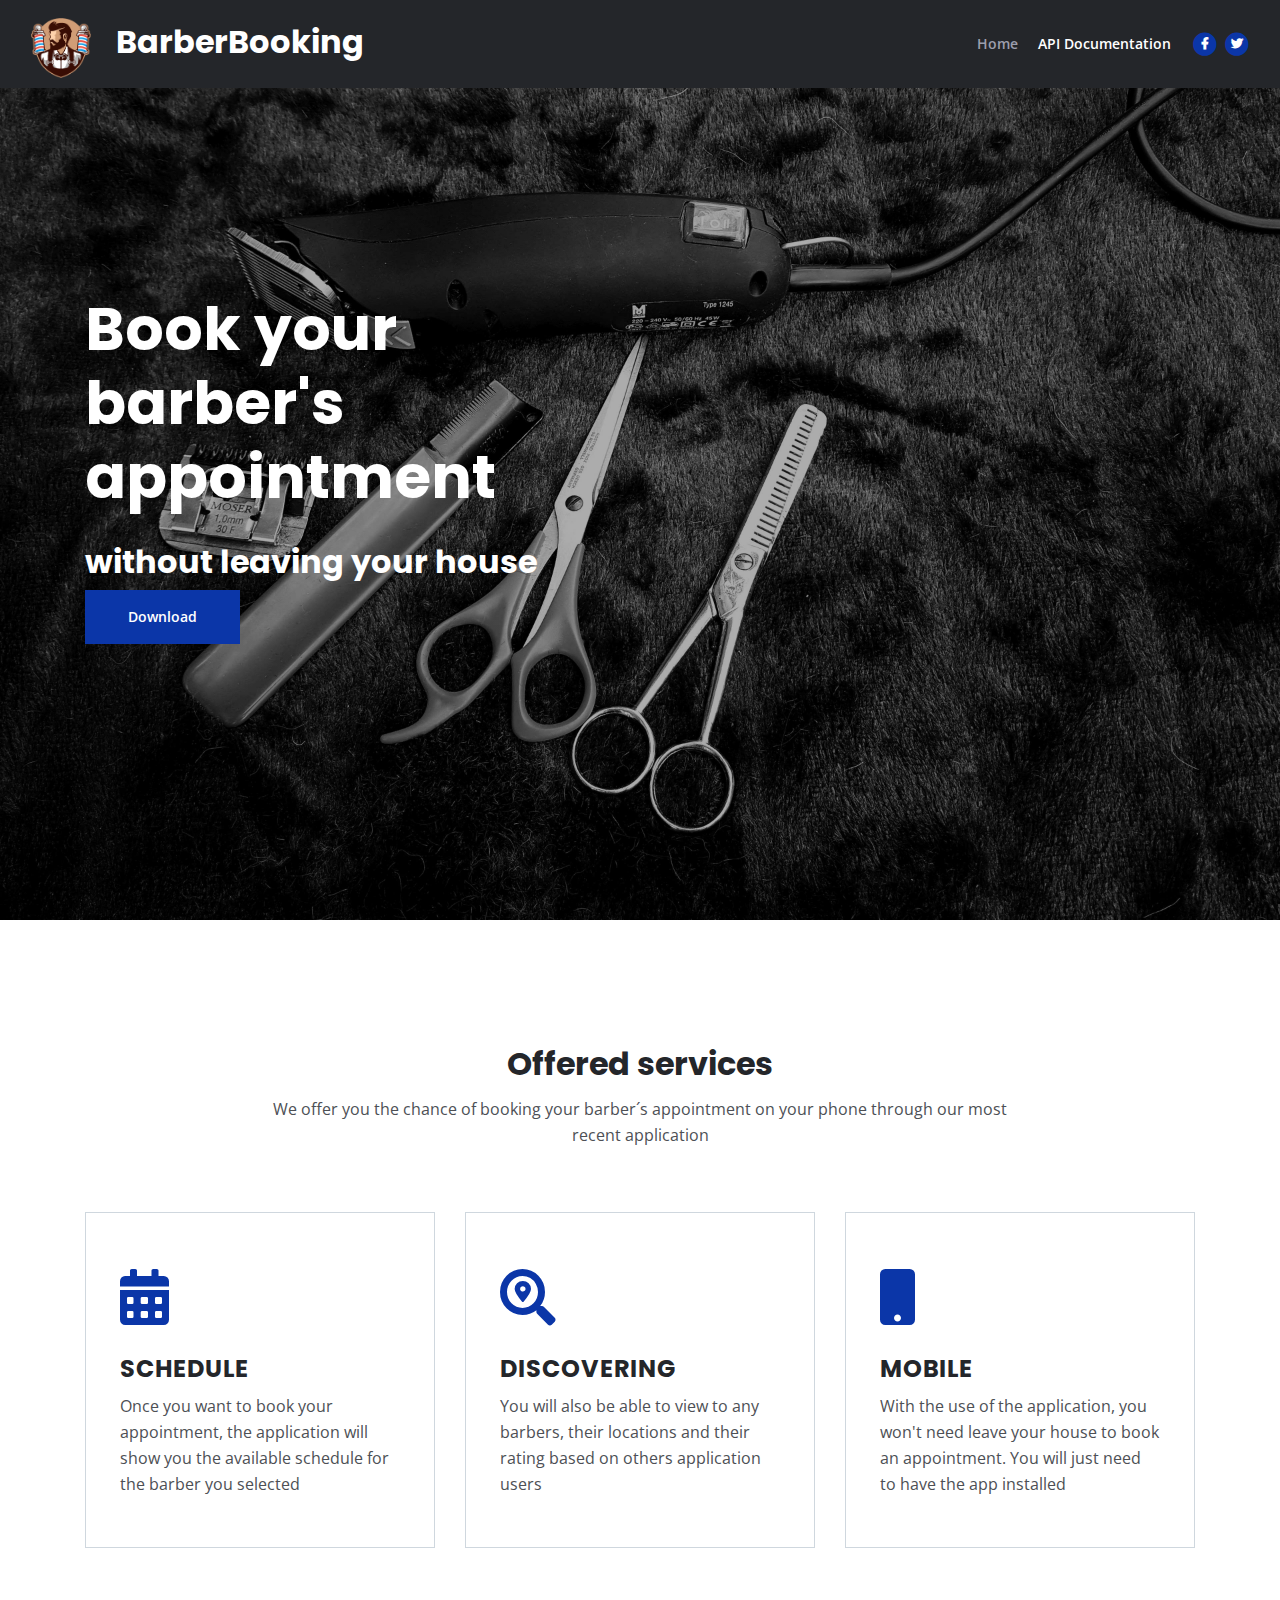
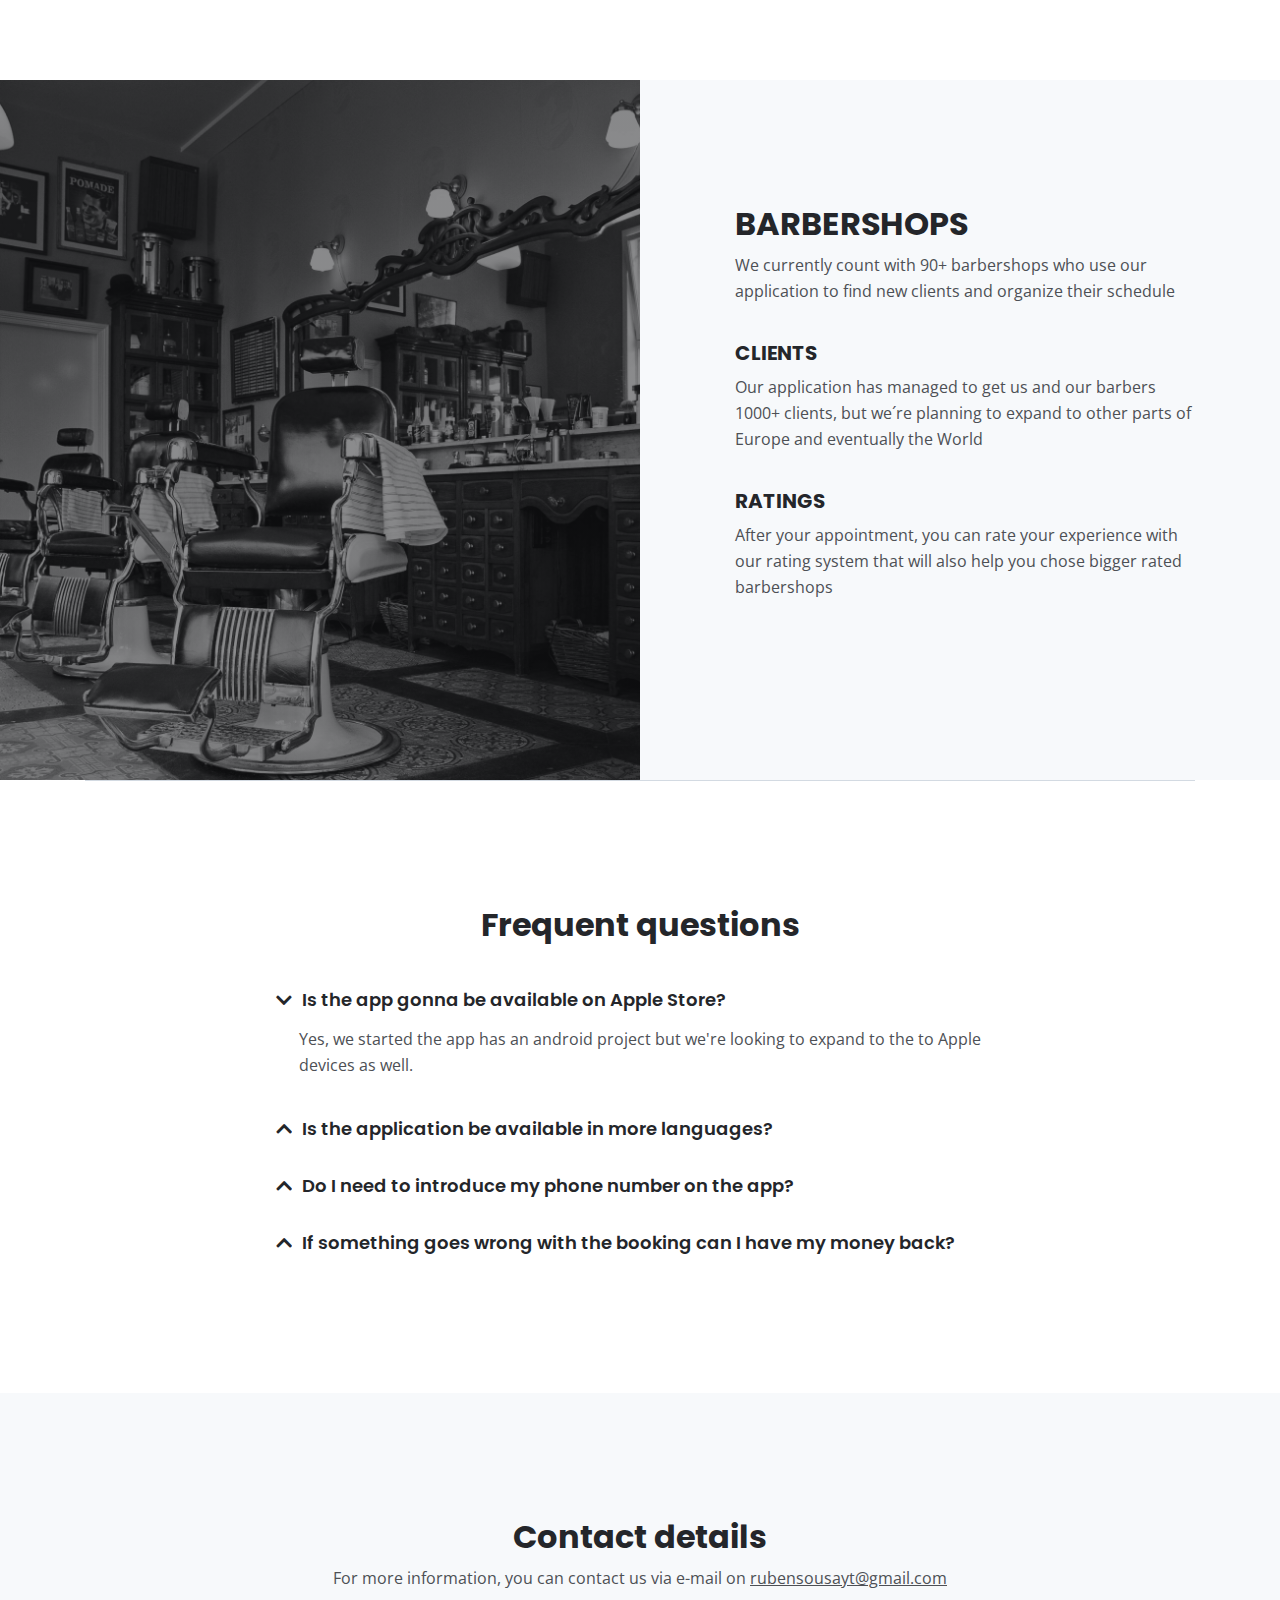
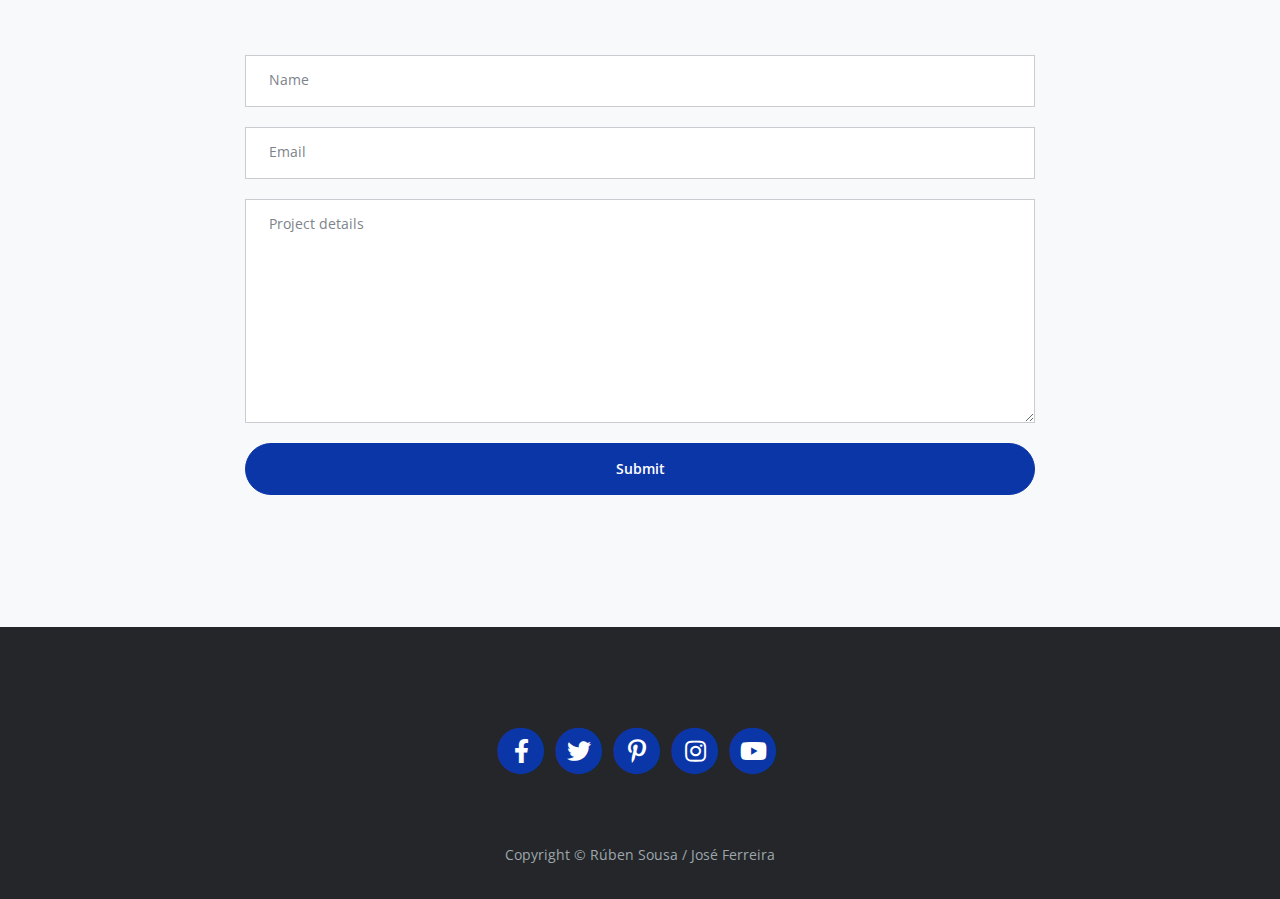
<file: index.html>
<!DOCTYPE html>
<html lang="en">
<head>
    <meta charset="utf-8">
    <meta name="viewport" content="width=device-width, initial-scale=1, shrink-to-fit=no">

    <!-- SEO Meta Tags -->
    <meta name="description" content="Barber Booking Website">
    <meta name="author" content="Rúben Sousa">

    <!-- OG Meta Tags to improve the way the post looks when you share the page on Facebook, Twitter, LinkedIn -->
	<meta property="og:site_name" content="" /> <!-- website name -->
	<meta property="og:site" content="" /> <!-- website link -->
	<meta property="og:title" content=""/> <!-- title shown in the actual shared post -->
	<meta property="og:description" content="" /> <!-- description shown in the actual shared post -->
	<meta property="og:image" content="" /> <!-- image link, make sure it's jpg -->
	<meta property="og:url" content="" /> <!-- where do you want your post to link to -->
	<meta name="twitter:card" content="summary_large_image"> <!-- to have large image post format in Twitter -->

    <!-- Webpage Title -->
    <title>BarberBooking</title>

    <!-- Styles -->
    <link rel="preconnect" href="https://fonts.gstatic.com">
    <link href="https://fonts.googleapis.com/css2?family=Open+Sans:ital,wght@0,400;0,600;0,700;1,400&family=Poppins:wght@600&display=swap" rel="stylesheet">
    <link href="css/bootstrap.css" rel="stylesheet">
    <link href="css/fontawesome-all.css" rel="stylesheet">
	<link href="css/styles.css" rel="stylesheet">

	<!-- Favicon  -->
    <link rel="icon" href="images/favicon.png">
</head>
<body data-spy="scroll" data-target=".fixed-top">

    <!-- Navigation -->
    <nav class="navbar navbar-expand-lg fixed-top navbar-dark">
        <div class="container">

            <!-- Image Logo -->
            <a class="navbar-brand logo-image"><img src="images/favicon.png" width="100px" alt="alternative"><h1 class=" navbar-brand logotext">BarberBooking</h1></a>

            <!-- Text Logo - Use this if you don't have a graphic logo -->
            <!-- <a class="navbar-brand logo-text page-scroll" href="index.html">Mark</a> -->

            <div class="navbar-collapse offcanvas-collapse" id="navbarsExampleDefault">
                <ul class="navbar-nav ml-auto">
                    <li class="nav-item">
                        <a class="nav-link page-scroll" href="#header">Home <span class="sr-only">(current)</span></a>
                    </li>
                    <li class="nav-item">
                        <a class="nav-link page-scroll" href="./apidoc.html">API Documentation</a>
                    </li>
                </ul>
                <span class="nav-item social-icons">
                    <span class="fa-stack">
                        <a href="#your-link">
                            <i class="fas fa-circle fa-stack-2x"></i>
                            <i class="fab fa-facebook-f fa-stack-1x"></i>
                        </a>
                    </span>
                    <span class="fa-stack">
                        <a href="#your-link">
                            <i class="fas fa-circle fa-stack-2x"></i>
                            <i class="fab fa-twitter fa-stack-1x"></i>
                        </a>
                    </span>
                </span>
            </div> <!-- end of navbar-collapse -->
        </div> <!-- end of container -->
    </nav> <!-- end of navbar -->
    <!-- end of navigation -->


    <!-- Header -->
    <header id="header" class="header">
        <div class="container">
            <div class="row">
                <div class="col-lg-6">
                    <div class="text-container">
                        <h1 class="h1-large">Book your barber's appointment</h1>
                        <h2 class="h2header">without leaving your house</h2>
                        <a class="btn-solid-lg page-scroll" href="https://play.google.com/store/apps/details?id=com.startapp.appbarber" target="_blank">Download</a>
                    </div> <!-- end of text-container -->
                </div> <!-- end of col -->
            </div> <!-- end of row -->
        </div> <!-- end of container -->
    </header> <!-- end of header -->
    <!-- end of header -->



    <!-- Services -->
    <div id="services" class="basic-2">
        <div class="container">
            <div class="row">
                <div class="col-lg-12">
                    <h2 class="h2-heading">Offered services</h2>
                    <p class="p-heading">We offer you the chance of booking your barber´s appointment on your phone through our most recent application</p>
                </div> <!-- end of col -->
            </div> <!-- end of row -->
            <div class="row">
                <div class="col-lg-4">
                    <div class="text-box">
                        <i class="fas fa-calendar-alt"></i>
                        <h4>SCHEDULE</h4>
                        <p>Once you want to book your appointment, the application will show you the available schedule for the barber you selected</p>
                    </div> <!-- end of text-box -->
                </div> <!-- end of col -->
                <div class="col-lg-4">
                    <div class="text-box">
                        <i class="fas fa-search-location"></i>
                        <h4>DISCOVERING</h4>
                        <p>You will also be able to view to any barbers, their locations and their rating based on others application users</p>
                    </div> <!-- end of text-box -->
                </div> <!-- end of col -->
                <div class="col-lg-4">
                    <div class="text-box">
                        <i class="fas fa-mobile"></i>
                        <h4>MOBILE</h4>
                        <p>With the use of the application, you won't need leave your house to book an appointment. You will just need to have the app installed</p>
                    </div> <!-- end of text-box -->
                </div> <!-- end of col -->
            </div> <!-- end of row -->
        </div> <!-- end of container -->
    </div> <!-- end of basic-2 -->
    <!-- end of services -->


    <!-- Details -->
	<div class="split">
		<div class="area-1">
		</div><!-- end of area-1 on same line and no space between comments to eliminate margin white space --><div class="area-2 bg-gray">
            <div class="container">
                <div class="row">
                    <div class="col-lg-12">

                        <!-- Text Container -->
                        <div class="text-container">
                            <h2>BARBERSHOPS</h2>
                            <p>We currently count with 90+ barbershops who use our application to find new clients and organize their schedule</p>
                            <h5>CLIENTS</h5>
                            <p>Our application has managed to get us and our barbers 1000+ clients, but we´re planning to expand to other parts of Europe and eventually the World </p>
                            <h5>RATINGS</h5>
                            <p>After your appointment, you can rate your experience with our rating system that will also help you chose bigger rated barbershops</p>


                        </div> <!-- end of text-container -->
                        <!-- end of text container -->

                    </div> <!-- end of col -->
                </div> <!-- end of row -->
            </div> <!-- end of container -->
		</div> <!-- end of area-2 -->
    </div> <!-- end of split -->
    <!-- end of details -->

    <!-- Section Divider -->
    <div class="container">
        <div class="row">
            <div class="col-lg-12">
                <hr class="section-divider">
            </div> <!-- end of col -->
        </div> <!-- end of row -->
    </div> <!-- end of container -->
    <!-- end of section divider -->


    <!-- Questions -->
    <div class="accordion-1">
        <div class="container">
            <div class="row">
                <div class="col-lg-12">
                    <h2 class="h2-heading">Frequent questions</h2>
                </div> <!-- end of col -->
            </div> <!-- end of row -->
            <div class="row">
                <div class="col-lg-12">

                    <div class="accordion" id="accordionExample">
                        <div class="card">
                            <div class="card-header" id="headingOne">
                                <button class="btn btn-link btn-block text-left" type="button" data-toggle="collapse" data-target="#collapseOne" aria-expanded="true" aria-controls="collapseOne">
                                    Is the app gonna be available on Apple Store?
                                </button>
                            </div>
                            <div id="collapseOne" class="collapse show" aria-labelledby="headingOne" data-parent="#accordionExample">
                                <div class="card-body">
                                    Yes, we started the app has an android project but we're looking to expand to the to Apple devices as well.
                                </div>
                            </div>
                        </div>
                        <div class="card">
                            <div class="card-header" id="headingTwo">
                                <button class="btn btn-link btn-block text-left collapsed" type="button" data-toggle="collapse" data-target="#collapseTwo" aria-expanded="false" aria-controls="collapseTwo">
                                    Is the application be available in more languages?
                                </button>
                            </div>
                            <div id="collapseTwo" class="collapse" aria-labelledby="headingTwo" data-parent="#accordionExample">
                                <div class="card-body">
                                    Not yet, but we intend to have the application available in Spanish, Portuguese, Italian, German & Russian.
                                </div>
                            </div>
                        </div>
                        <div class="card">
                            <div class="card-header" id="headingThree">
                                <button class="btn btn-link btn-block text-left collapsed" type="button" data-toggle="collapse" data-target="#collapseThree" aria-expanded="false" aria-controls="collapseThree">
                                    Do I need to introduce my phone number on the app?
                                </button>
                            </div>
                            <div id="collapseThree" class="collapse" aria-labelledby="headingThree" data-parent="#accordionExample">
                                <div class="card-body">
                                    No, your phone number is not needed to use the application, but every barber will have their phone number and other ways of contact in case you want to use it
                                </div>
                            </div>
                        </div>
                        <div class="card">
                            <div class="card-header" id="headingFour">
                                <button class="btn btn-link btn-block text-left collapsed" type="button" data-toggle="collapse" data-target="#collapseFour" aria-expanded="false" aria-controls="collapseFour">
                                    If something goes wrong with the booking can I have my money back?
                                </button>
                            </div>
                            <div id="collapseFour" class="collapse" aria-labelledby="headingFour" data-parent="#accordionExample">
                                <div class="card-body">
                                    We do not control or receive your money, the method of payment is to be treated with the barbershop that you selected, we only show you the prices that they gave us
                                </div>
                            </div>
                        </div>
                    </div> <!-- end of accordion -->

                </div> <!-- end of col -->
            </div> <!-- end of row -->
        </div> <!-- end of container -->
    </div> <!-- end of accordion-1 -->
    <!-- end of questions -->


    <!-- Contact -->
    <div id="contact" class="form-1 bg-gray">
        <div class="container">
            <div class="row">
                <div class="col-lg-12">
                    <h2>Contact details</h2>
                    <p class="p-heading">For more information, you can contact us via e-mail on <a href="mailto:rubensousayt@gmail.com">rubensousayt@gmail.com</a></p>
                </div> <!-- end of col -->
            </div> <!-- end of row -->
            <div class="row">
                <div class="col-lg-12">

                    <!-- Contact Form -->
                    <form id="contactForm">
                        <div class="form-group">
                            <input type="text" class="form-control-input" id="cname" required>
                            <label class="label-control" for="cname">Name</label>
                        </div>
                        <div class="form-group">
                            <input type="email" class="form-control-input" id="cemail" required>
                            <label class="label-control" for="cemail">Email</label>
                        </div>
                        <div class="form-group">
                            <textarea class="form-control-textarea" id="cmessage" required></textarea>
                            <label class="label-control" for="cmessage">Project details</label>
                        </div>
                        <div class="form-group">
                            <button type="submit" class="form-control-submit-button">Submit</button>
                        </div>
                    </form>
                    <!-- end of contact form -->

                </div> <!-- end of col -->
            </div> <!-- end of row -->
        </div> <!-- end of container -->
    </div> <!-- end of form-1 -->
    <!-- end of contact -->


    <!-- Footer -->
    <div class="footer bg-gray">
        <div class="container">
            <div class="row">
                <div class="col-lg-12">
                    <div class="social-container">
                        <span class="fa-stack">
                            <a href="#your-link">
                                <i class="fas fa-circle fa-stack-2x"></i>
                                <i class="fab fa-facebook-f fa-stack-1x"></i>
                            </a>
                        </span>
                        <span class="fa-stack">
                            <a href="#your-link">
                                <i class="fas fa-circle fa-stack-2x"></i>
                                <i class="fab fa-twitter fa-stack-1x"></i>
                            </a>
                        </span>
                        <span class="fa-stack">
                            <a href="#your-link">
                                <i class="fas fa-circle fa-stack-2x"></i>
                                <i class="fab fa-pinterest-p fa-stack-1x"></i>
                            </a>
                        </span>
                        <span class="fa-stack">
                            <a href="#your-link">
                                <i class="fas fa-circle fa-stack-2x"></i>
                                <i class="fab fa-instagram fa-stack-1x"></i>
                            </a>
                        </span>
                        <span class="fa-stack">
                            <a href="#your-link">
                                <i class="fas fa-circle fa-stack-2x"></i>
                                <i class="fab fa-youtube fa-stack-1x"></i>
                            </a>
                        </span>
                    </div> <!-- end of social-container -->
                </div> <!-- end of col -->
            </div> <!-- end of row -->
        </div> <!-- end of container -->
    </div> <!-- end of footer -->
    <!-- end of footer -->


    <!-- Copyright -->
    <div class="copyright bg-gray">
        <div class="container">
            <div class="row">
                <div class="col-lg-12">
                    <p class="p-small">Copyright © <a class="no-line" href="#your-link">Rúben Sousa / José Ferreira</a></p>
                </div> <!-- end of col -->
            </div> <!-- enf of row -->
        </div> <!-- end of container -->
    </div> <!-- end of copyright -->
    <!-- end of copyright -->


    <!-- Scripts -->
    <script src="js/jquery.min.js"></script> <!-- jQuery for Bootstrap's JavaScript plugins -->
    <script src="js/bootstrap.min.js"></script> <!-- Bootstrap framework -->
    <script src="js/jquery.easing.min.js"></script> <!-- jQuery Easing for smooth scrolling between anchors -->
    <script src="js/scripts.js"></script> <!-- Custom scripts -->
</body>
</html>
</file>
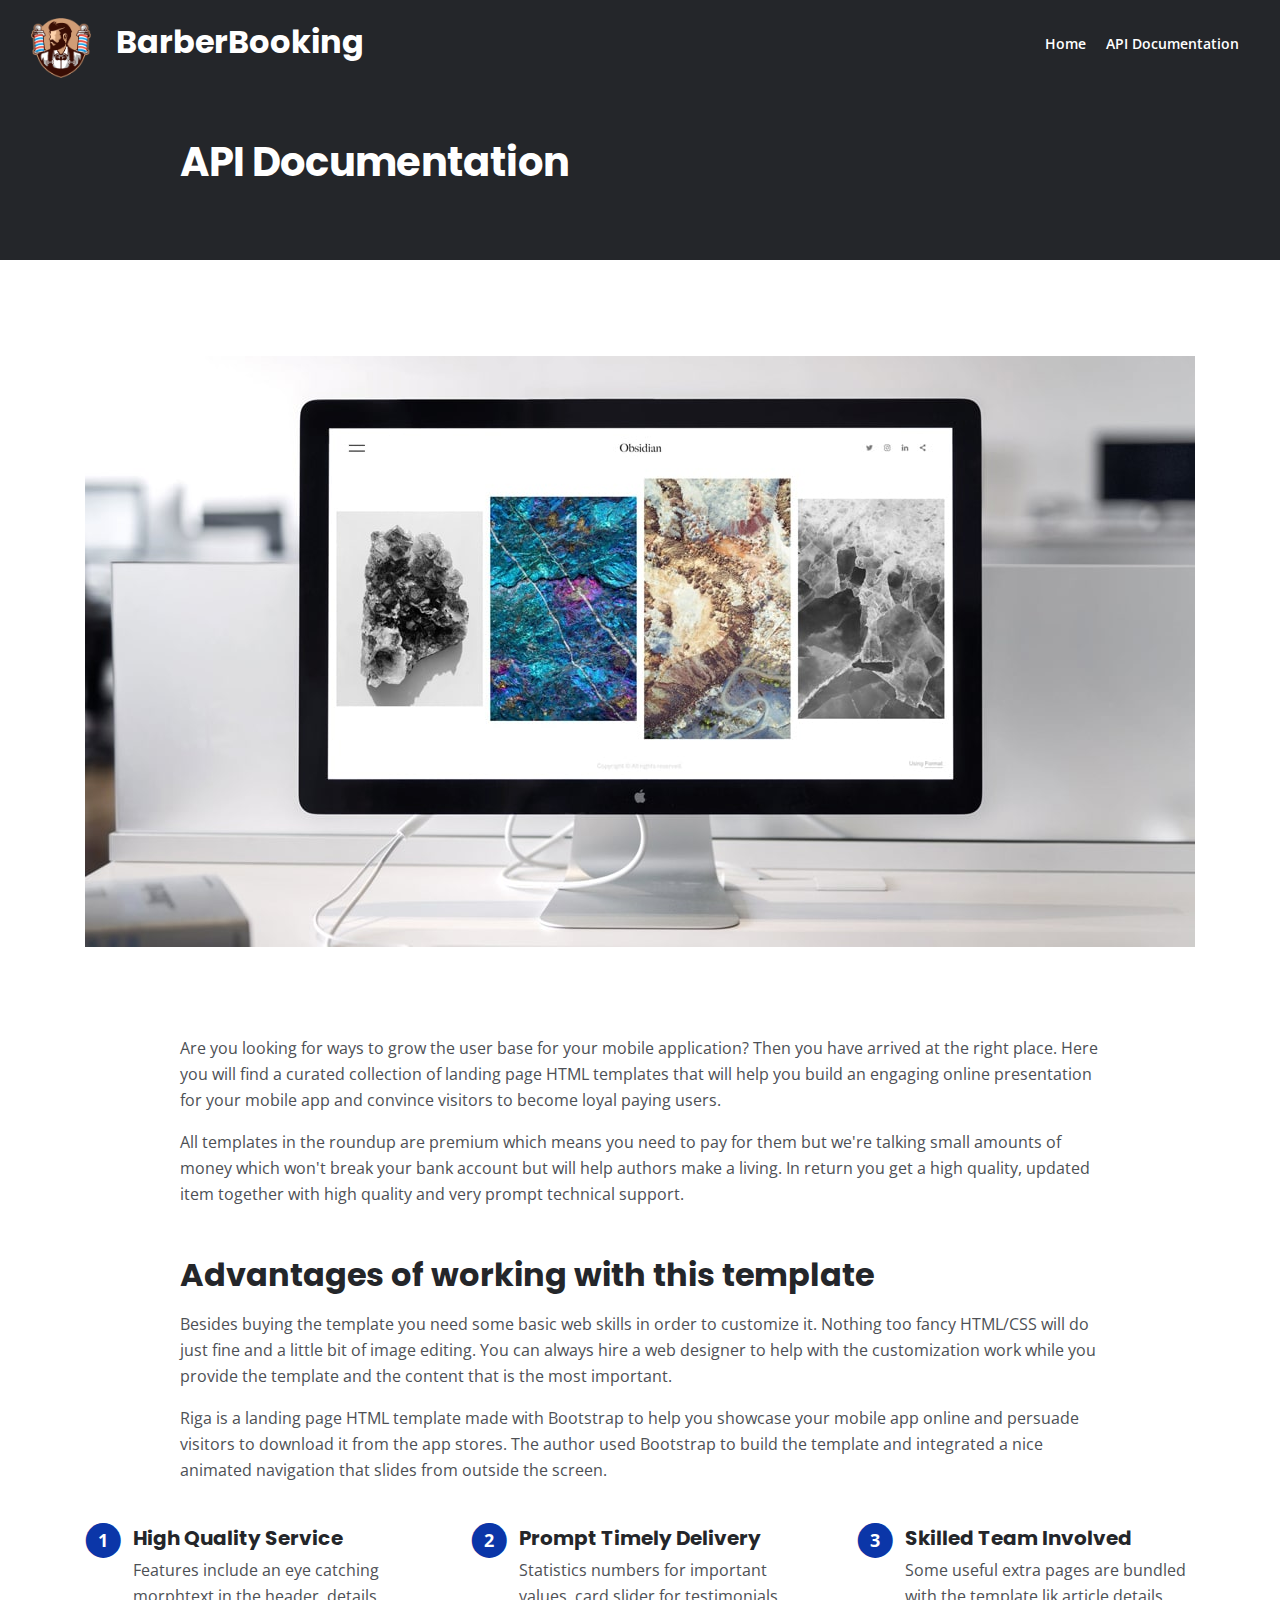
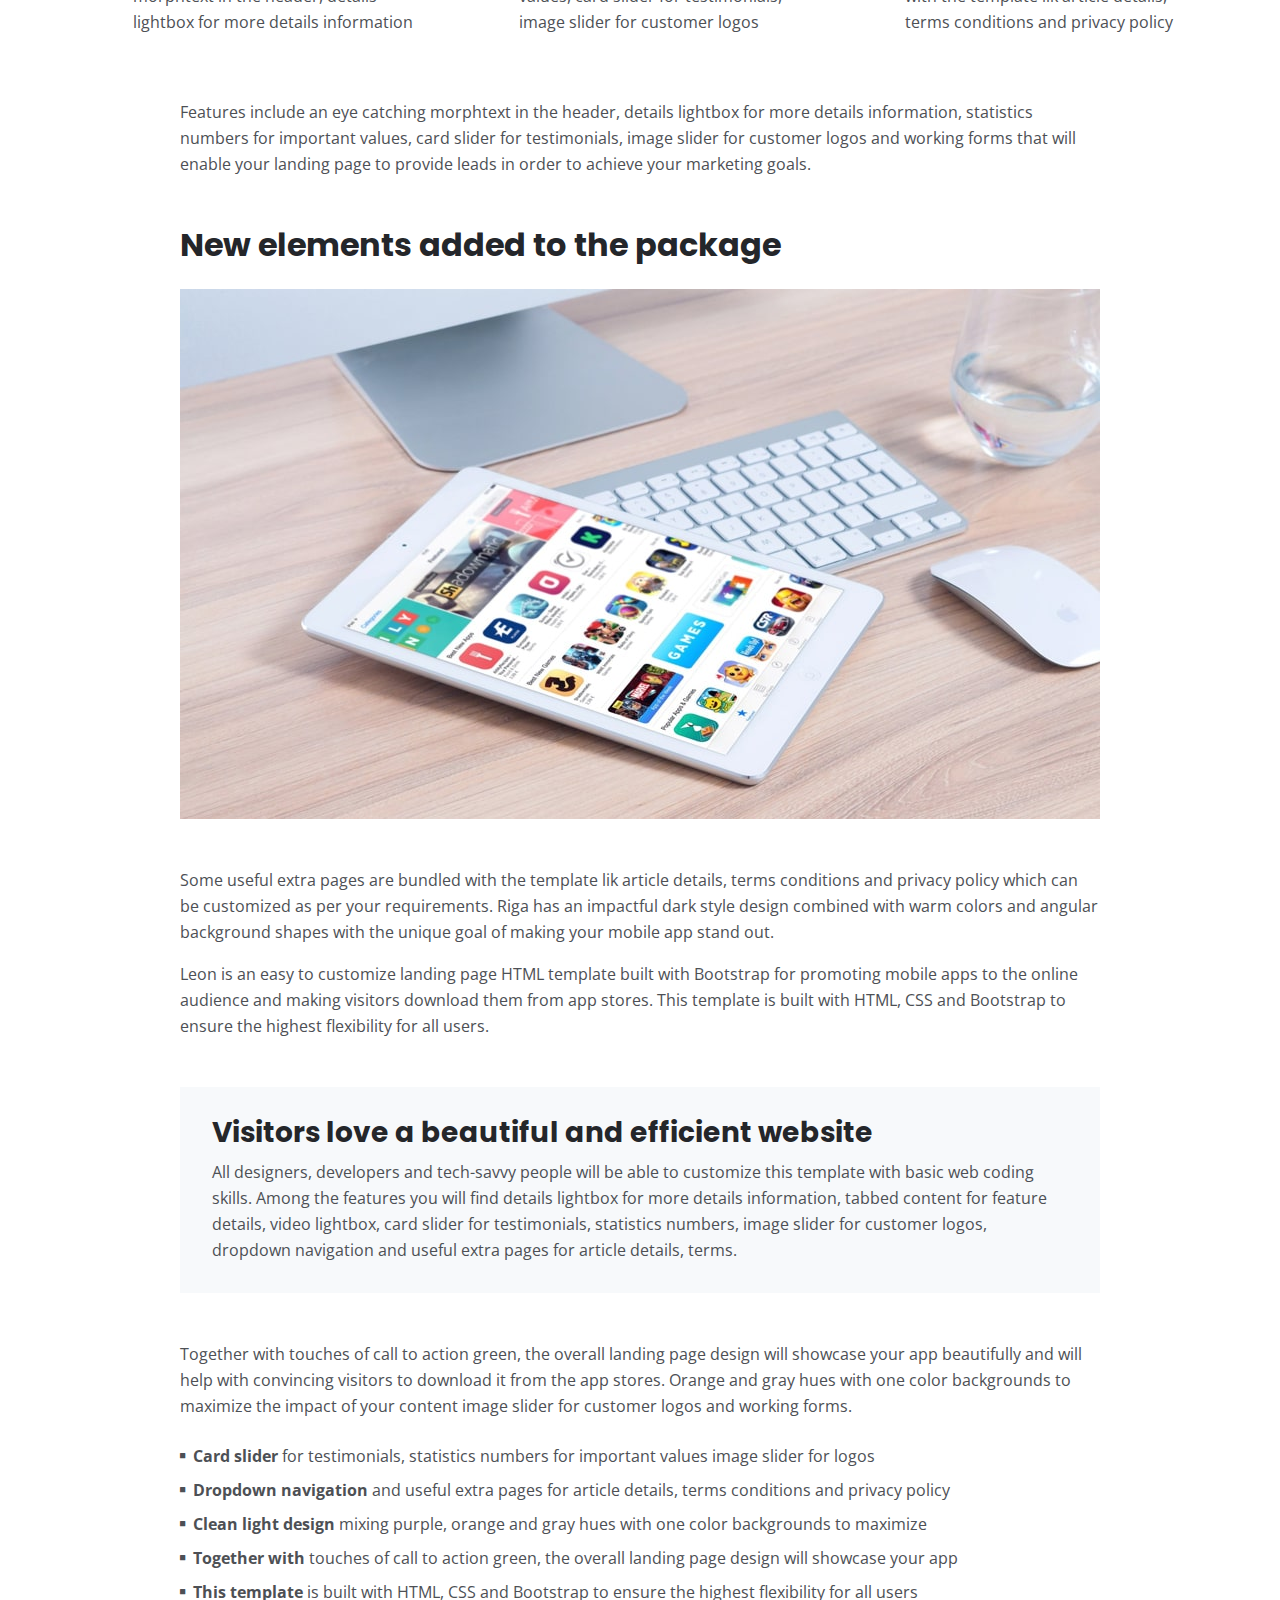
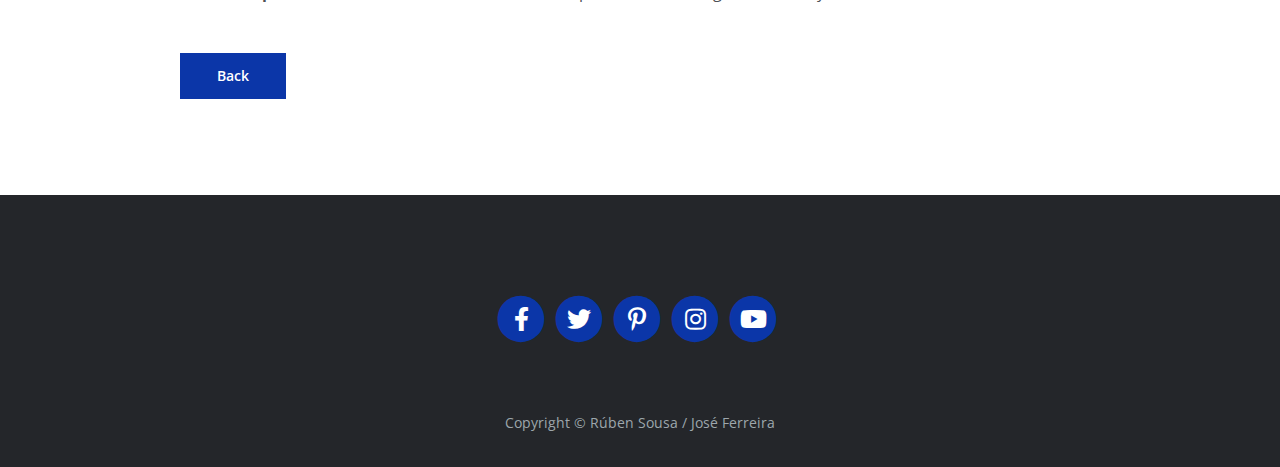
<file: apidoc.html>
<!DOCTYPE html>
<html lang="en">
<head>
    <meta charset="utf-8">
    <meta name="viewport" content="width=device-width, initial-scale=1, shrink-to-fit=no">

    <!-- SEO Meta Tags -->
    <meta name="description" content="Barber Booking API Doc">
    <meta name="author" content="Rúben Sousa">

    <!-- OG Meta Tags to improve the way the post looks when you share the page on Facebook, Twitter, LinkedIn -->
	<meta property="og:site_name" content="" /> <!-- website name -->
	<meta property="og:site" content="" /> <!-- website link -->
	<meta property="og:title" content=""/> <!-- title shown in the actual shared post -->
	<meta property="og:description" content="" /> <!-- description shown in the actual shared post -->
	<meta property="og:image" content="" /> <!-- image link, make sure it's jpg -->
	<meta property="og:url" content="" /> <!-- where do you want your post to link to -->
	<meta name="twitter:card" content="summary_large_image"> <!-- to have large image post format in Twitter -->

    <!-- Webpage Title -->
    <title>BarberBooking // API Docs</title>

    <!-- Styles -->
    <link rel="preconnect" href="https://fonts.gstatic.com">
    <link href="https://fonts.googleapis.com/css2?family=Open+Sans:ital,wght@0,400;0,600;0,700;1,400&family=Poppins:wght@600&display=swap" rel="stylesheet">
    <link href="css/bootstrap.css" rel="stylesheet">
    <link href="css/fontawesome-all.css" rel="stylesheet">
	<link href="css/styles.css" rel="stylesheet">

	<!-- Favicon  -->
    <link rel="icon" href="images/favicon.png">
</head>
<body data-spy="scroll" data-target=".fixed-top">

    <!-- Navigation -->
    <nav class="navbar navbar-expand-lg fixed-top navbar-dark">
        <div class="container">

            <!-- Image Logo -->
            <a class="navbar-brand logo-image"><img src="images/favicon.png" width="100px" alt="alternative"><h1 class=" navbar-brand logotext">BarberBooking</h1></a>

            <!-- Text Logo - Use this if you don't have a graphic logo -->
            <!-- <a class="navbar-brand logo-text page-scroll" href="index.html">Mark</a> -->

            <div class="navbar-collapse offcanvas-collapse" id="navbarsExampleDefault">
                <ul class="navbar-nav ml-auto">
                    <li class="nav-item">
                        <a class="nav-link page-scroll" href="./index.html">Home <span class="sr-only">(current)</span></a>
                    </li>
                    <li class="nav-item">
                        <a class="nav-link page-scroll" href="#header">API Documentation</a>
                    </li>
                </ul>
            </div> <!-- end of navbar-collapse -->
        </div> <!-- end of container -->
    </nav> <!-- end of navbar -->
    <!-- end of navigation -->


    <!-- Header -->
    <header class="ex-header">
        <div class="container">
            <div class="row">
                <div class="col-xl-10 offset-xl-1">
                    <h1>API Documentation</h1>
                </div> <!-- end of col -->
            </div> <!-- end of row -->
        </div> <!-- end of container -->
    </header> <!-- end of ex-header -->
    <!-- end of header -->


    <!-- Basic -->
    <div class="ex-basic-1 pt-5 pb-5">
        <div class="container">
            <div class="row">
                <div class="col-lg-12">
                    <img class="img-fluid mt-5 mb-3" src="images/project-details-large.jpg" alt="alternative">
                </div> <!-- end of col -->
            </div> <!-- end of row -->
        </div> <!-- end of container -->
    </div> <!-- end of ex-basic-1 -->
    <!-- end of basic -->


    <!-- Basic -->
    <div class="ex-basic-1 pt-4">
        <div class="container">
            <div class="row">
                <div class="col-xl-10 offset-xl-1">
                    <p>Are you looking for ways to grow the user base for your mobile application? Then you have arrived at the right place. Here you will find a curated collection of landing page HTML templates that will help you build an engaging online presentation for your mobile app and convince visitors to become loyal paying users.</p>
                    <p class="mb-5">All templates in the roundup are premium which means you need to pay for them but we're talking small amounts of money which won't break your bank account but will help authors make a living. In return you get a high quality, updated item together with high quality and very prompt technical support.</p>

                    <h2 class="mb-3">Advantages of working with this template</h2>
                    <p>Besides buying the template you need some basic web skills in order to customize it. Nothing too fancy HTML/CSS will do just fine and a little bit of image editing. You can always hire a web designer to help with the customization work while you provide the template and the content that is the most important.</p>
                    <p class="mb-4">Riga is a landing page HTML template made with Bootstrap to help you showcase your mobile app online and persuade visitors to download it from the app stores. The author used Bootstrap to build the template and integrated a nice animated navigation that slides from outside the screen.</p>
                </div> <!-- end of col -->
            </div> <!-- end of row -->
        </div> <!-- end of container -->
    </div> <!-- end of ex-basic-1 -->
    <!-- end of basic -->


    <!-- Cards -->
    <div class="ex-cards-1 pt-3 pb-3">
        <div class="container">
            <div class="row">
                <div class="col-lg-12">

                    <!-- Card -->
                    <div class="card">
                        <ul class="list-unstyled">
                            <li class="media">
                                <span class="fa-stack">
                                    <span class="fas fa-circle fa-stack-2x"></span>
                                    <span class="fa-stack-1x">1</span>
                                </span>
                                <div class="media-body">
                                    <h5>High Quality Service</h5>
                                    <p>Features include an eye catching morphtext in the header, details lightbox for more details information</p>
                                </div>
                            </li>
                        </ul>
                    </div> <!-- end of card -->
                    <!-- end of card -->

                    <!-- Card -->
                    <div class="card">
                        <ul class="list-unstyled">
                            <li class="media">
                                <span class="fa-stack">
                                    <span class="fas fa-circle fa-stack-2x"></span>
                                    <span class="fa-stack-1x">2</span>
                                </span>
                                <div class="media-body">
                                    <h5>Prompt Timely Delivery</h5>
                                    <p>Statistics numbers for important values, card slider for testimonials, image slider for customer logos</p>
                                </div>
                            </li>
                        </ul>
                    </div> <!-- end of card -->
                    <!-- end of card -->

                    <!-- Card -->
                    <div class="card">
                        <ul class="list-unstyled">
                            <li class="media">
                                <span class="fa-stack">
                                    <span class="fas fa-circle fa-stack-2x"></span>
                                    <span class="fa-stack-1x">3</span>
                                </span>
                                <div class="media-body">
                                    <h5>Skilled Team Involved</h5>
                                    <p>Some useful extra pages are bundled with the template lik article details, terms conditions and privacy policy</p>
                                </div>
                            </li>
                        </ul>
                    </div> <!-- end of card -->
                    <!-- end of card -->

                </div> <!-- end of col -->
            </div> <!-- end of row -->
        </div> <!-- end of container -->
    </div> <!-- end of ex-cards-1 -->
    <!-- end of cards -->


    <!-- Basic -->
    <div class="ex-basic-1 pt-3 pb-5">
        <div class="container">
            <div class="row">
                <div class="col-xl-10 offset-xl-1">
                    <p class="mb-5">Features include an eye catching morphtext in the header, details lightbox for more details information, statistics numbers for important values, card slider for testimonials, image slider for customer logos and working forms that will enable your landing page to provide leads in order to achieve your marketing goals.</p>

                    <h2 class="mb-4">New elements added to the package</h2>
                    <img class="img-fluid mb-5" src="images/project-details-small.jpg" alt="alternative">
                    <p>Some useful extra pages are bundled with the template lik article details, terms conditions and privacy policy which can be customized as per your requirements. Riga has an impactful dark style design combined with warm colors and angular background shapes with the unique goal of making your mobile app stand out.</p>
                    <p class="mb-5">Leon is an easy to customize landing page HTML template built with Bootstrap for promoting mobile apps to the online audience and making visitors download them from app stores. This template is built with HTML, CSS and Bootstrap to ensure the highest flexibility for all users.</p>
                    <div class="text-box mb-5">
                        <h3>Visitors love a beautiful and efficient website</h3>
                        <p>All designers, developers and tech-savvy people will be able to customize this template with basic web coding skills. Among the features you will find details lightbox for more details information, tabbed content for feature details, video lightbox, card slider for testimonials, statistics numbers, image slider for customer logos, dropdown navigation and useful extra pages for article details, terms.</p>
                    </div> <!-- end of text-box -->
                    <p class="mb-4">Together with touches of call to action green, the overall landing page design will showcase your app beautifully and will help with convincing visitors to download it from the app stores. Orange and gray hues with one color backgrounds to maximize the impact of your content image slider for customer logos and working forms.</p>
                    <ul class="list-unstyled li-space-lg mb-5">
                        <li class="media">
                            <i class="fas fa-square"></i>
                            <div class="media-body"><strong>Card slider</strong> for testimonials, statistics numbers for important values image slider for logos</div>
                        </li>
                        <li class="media">
                            <i class="fas fa-square"></i>
                            <div class="media-body"><strong>Dropdown navigation</strong> and useful extra pages for article details, terms conditions and privacy policy</div>
                        </li>
                        <li class="media">
                            <i class="fas fa-square"></i>
                            <div class="media-body"><strong>Clean light design</strong> mixing purple, orange and gray hues with one color backgrounds to maximize</div>
                        </li>
                        <li class="media">
                            <i class="fas fa-square"></i>
                            <div class="media-body"><strong>Together with</strong> touches of call to action green, the overall landing page design will showcase your app</div>
                        </li>
                        <li class="media">
                            <i class="fas fa-square"></i>
                            <div class="media-body"><strong>This template</strong> is built with HTML, CSS and Bootstrap to ensure the highest flexibility for all users</div>
                        </li>
                    </ul>

                    <a class="btn-solid-reg mb-5" href="index.html">Back</a>
                </div> <!-- end of col -->
            </div> <!-- end of row -->
        </div> <!-- end of container -->
    </div> <!-- end of ex-basic-1 -->
    <!-- end of basic -->


    <!-- Footer -->
    <div class="footer bg-gray">
        <div class="container">
            <div class="row">
                <div class="col-lg-12">
                    <div class="social-container">
                        <span class="fa-stack">
                            <a href="#your-link">
                                <i class="fas fa-circle fa-stack-2x"></i>
                                <i class="fab fa-facebook-f fa-stack-1x"></i>
                            </a>
                        </span>
                        <span class="fa-stack">
                            <a href="#your-link">
                                <i class="fas fa-circle fa-stack-2x"></i>
                                <i class="fab fa-twitter fa-stack-1x"></i>
                            </a>
                        </span>
                        <span class="fa-stack">
                            <a href="#your-link">
                                <i class="fas fa-circle fa-stack-2x"></i>
                                <i class="fab fa-pinterest-p fa-stack-1x"></i>
                            </a>
                        </span>
                        <span class="fa-stack">
                            <a href="#your-link">
                                <i class="fas fa-circle fa-stack-2x"></i>
                                <i class="fab fa-instagram fa-stack-1x"></i>
                            </a>
                        </span>
                        <span class="fa-stack">
                            <a href="#your-link">
                                <i class="fas fa-circle fa-stack-2x"></i>
                                <i class="fab fa-youtube fa-stack-1x"></i>
                            </a>
                        </span>
                    </div> <!-- end of social-container -->
                </div> <!-- end of col -->
            </div> <!-- end of row -->
        </div> <!-- end of container -->
    </div> <!-- end of footer -->
    <!-- end of footer -->


    <!-- Copyright -->
        <div class="copyright bg-gray">
            <div class="container">
                <div class="row">
                    <div class="col-lg-12">
                        <p class="p-small">Copyright © <a class="no-line" href="#your-link">Rúben Sousa / José Ferreira</a></p>
                    </div> <!-- end of col -->
                </div> <!-- enf of row -->
            </div> <!-- end of container -->
        </div> <!-- end of copyright -->
        <!-- end of copyright -->


    <!-- Scripts -->
    <script src="js/jquery.min.js"></script> <!-- jQuery for Bootstrap's JavaScript plugins -->
    <script src="js/bootstrap.min.js"></script> <!-- Bootstrap framework -->
    <script src="js/jquery.easing.min.js"></script> <!-- jQuery Easing for smooth scrolling between anchors -->
    <script src="js/scripts.js"></script> <!-- Custom scripts -->
</body>
</html>
</file>
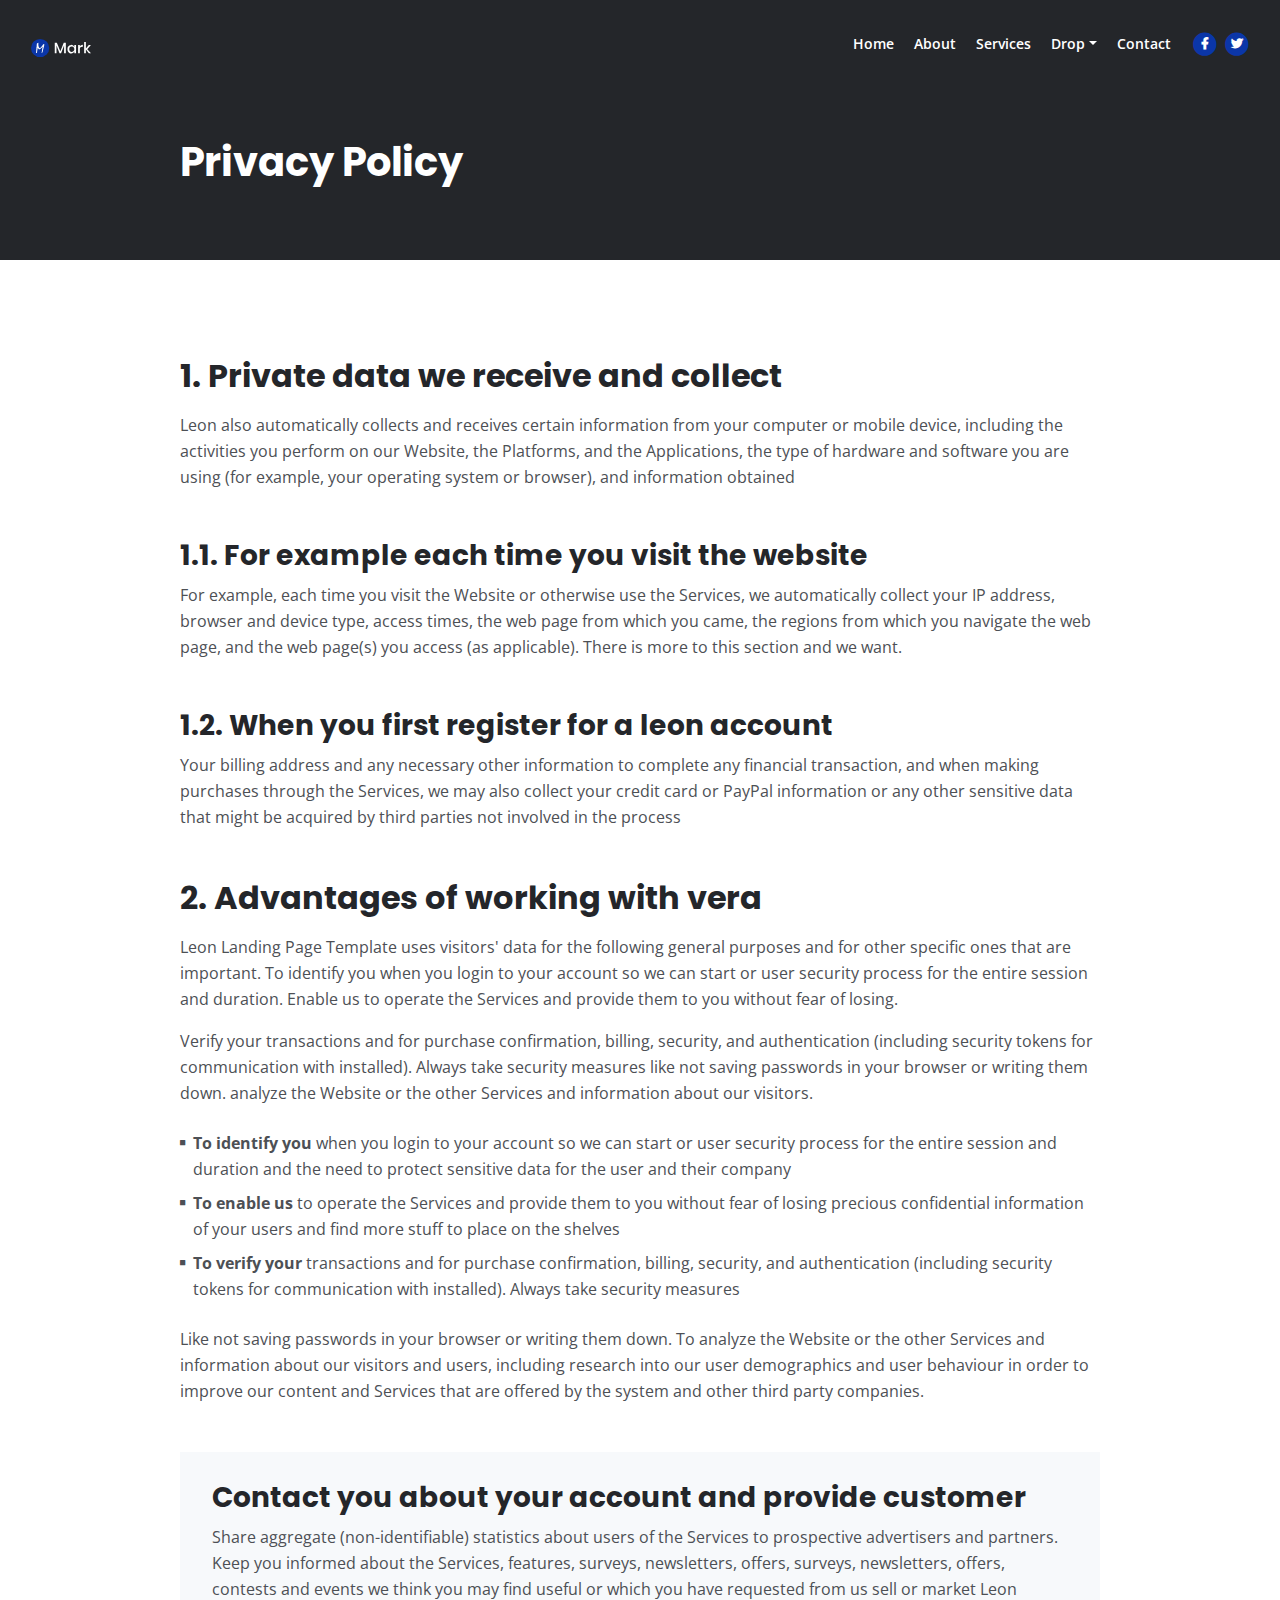
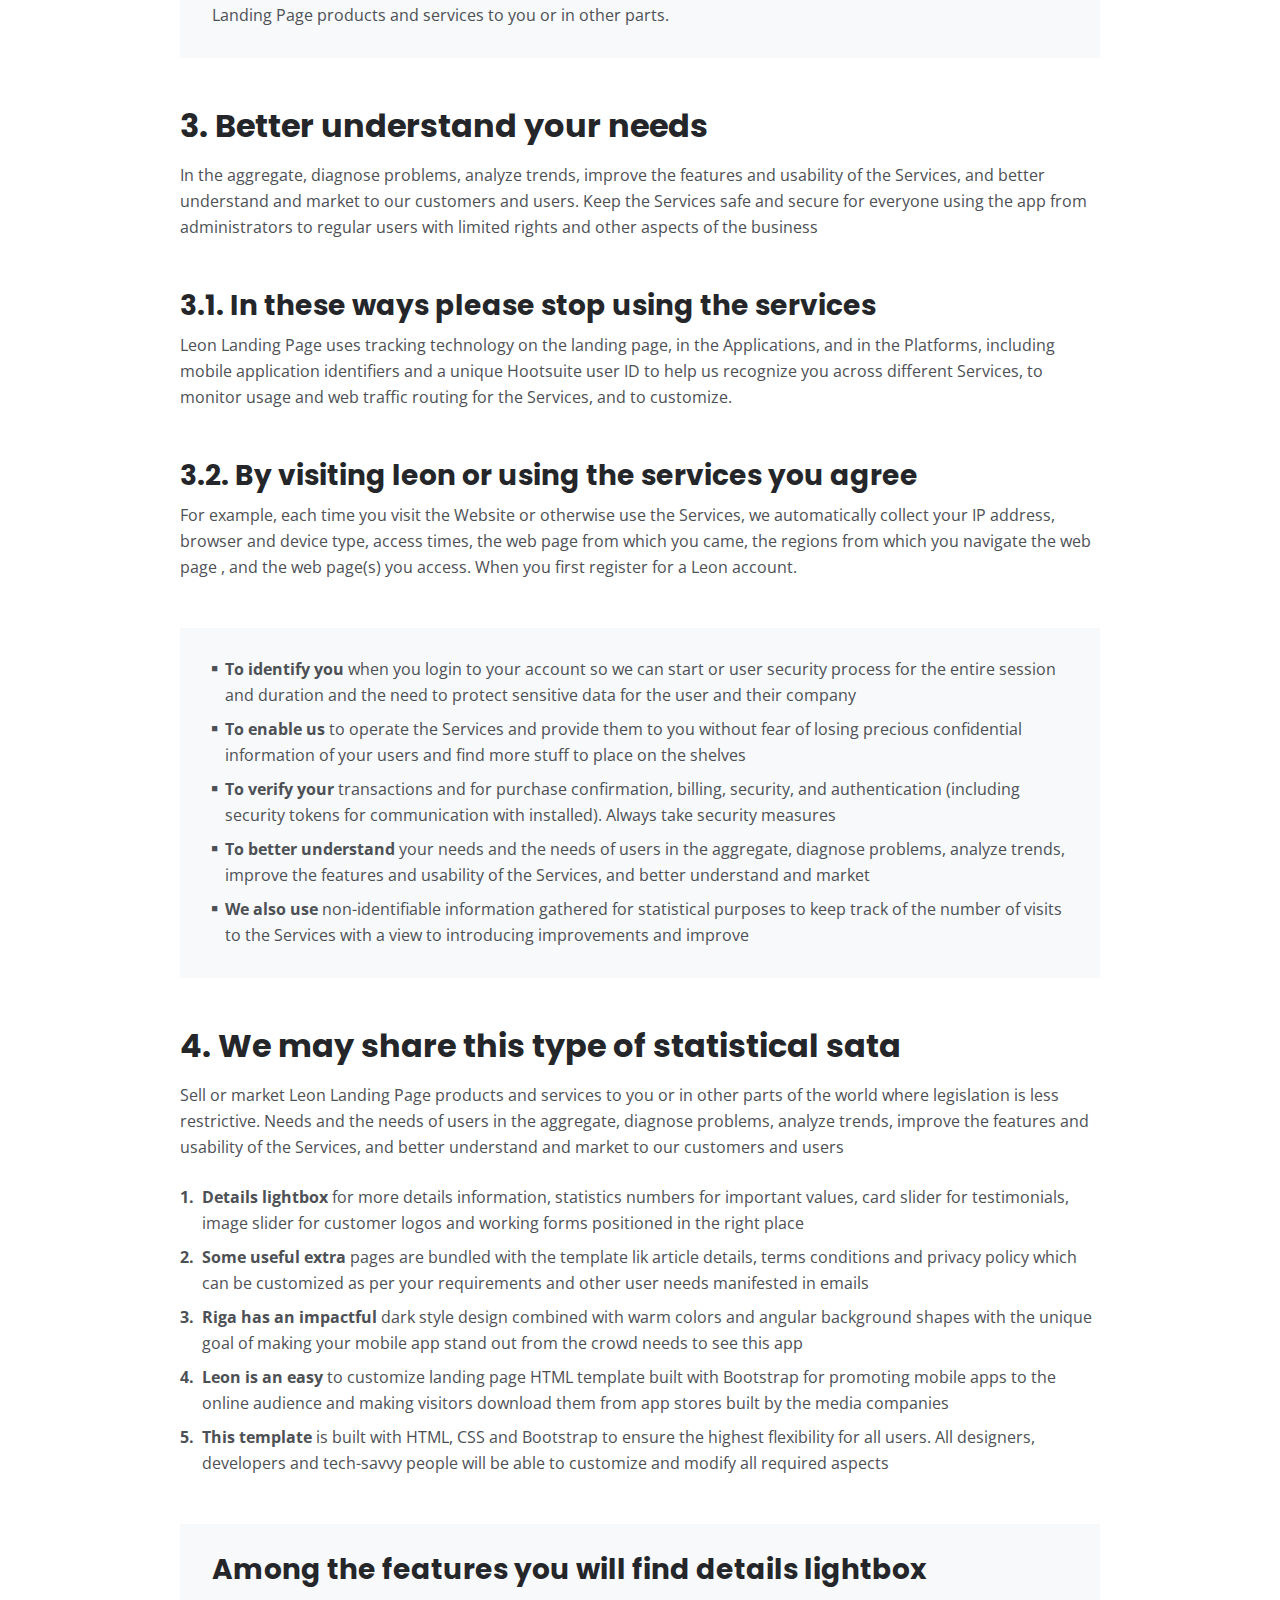
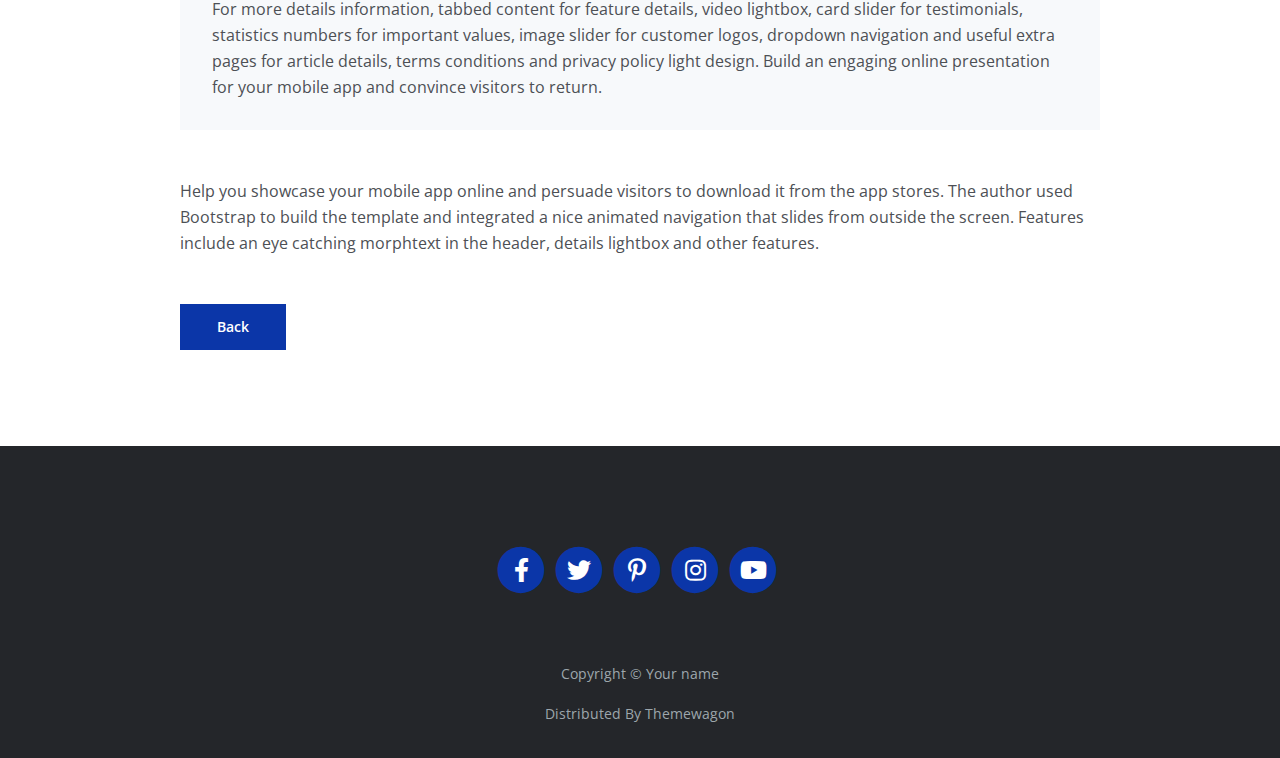
<file: privacy.html>
<!DOCTYPE html>
<html lang="en">
<head>
    <meta charset="utf-8">
    <meta name="viewport" content="width=device-width, initial-scale=1, shrink-to-fit=no">
    
    <!-- SEO Meta Tags -->
    <meta name="description" content="Your description">
    <meta name="author" content="Your name">

    <!-- OG Meta Tags to improve the way the post looks when you share the page on Facebook, Twitter, LinkedIn -->
	<meta property="og:site_name" content="" /> <!-- website name -->
	<meta property="og:site" content="" /> <!-- website link -->
	<meta property="og:title" content=""/> <!-- title shown in the actual shared post -->
	<meta property="og:description" content="" /> <!-- description shown in the actual shared post -->
	<meta property="og:image" content="" /> <!-- image link, make sure it's jpg -->
	<meta property="og:url" content="" /> <!-- where do you want your post to link to -->
	<meta name="twitter:card" content="summary_large_image"> <!-- to have large image post format in Twitter -->

    <!-- Webpage Title -->
    <title>Privacy Policy - Mark</title>
    
    <!-- Styles -->
    <link rel="preconnect" href="https://fonts.gstatic.com">
    <link href="https://fonts.googleapis.com/css2?family=Open+Sans:ital,wght@0,400;0,600;0,700;1,400&family=Poppins:wght@600&display=swap" rel="stylesheet">
    <link href="css/bootstrap.css" rel="stylesheet">
    <link href="css/fontawesome-all.css" rel="stylesheet">
	<link href="css/styles.css" rel="stylesheet">
	
	<!-- Favicon  -->
    <link rel="icon" href="images/favicon.png">
</head>
<body data-spy="scroll" data-target=".fixed-top">
    
    <!-- Navigation -->
    <nav class="navbar navbar-expand-lg fixed-top navbar-dark">
        <div class="container">
            
            <!-- Image Logo -->
            <a class="navbar-brand logo-image" href="index.html"><img src="images/logo.svg" alt="alternative"></a>  

            <!-- Text Logo - Use this if you don't have a graphic logo -->
            <!-- <a class="navbar-brand logo-text page-scroll" href="index.html">Mark</a> -->

            <button class="navbar-toggler p-0 border-0" type="button" data-toggle="offcanvas">
                <span class="navbar-toggler-icon"></span>
            </button>

            <div class="navbar-collapse offcanvas-collapse" id="navbarsExampleDefault">
                <ul class="navbar-nav ml-auto">
                    <li class="nav-item">
                        <a class="nav-link page-scroll" href="index.html#header">Home <span class="sr-only">(current)</span></a>
                    </li>
                    <li class="nav-item">
                        <a class="nav-link page-scroll" href="index.html#about">About</a>
                    </li>
                    <li class="nav-item">
                        <a class="nav-link page-scroll" href="index.html#services">Services</a>
                    </li>
                    <li class="nav-item dropdown">
                        <a class="nav-link dropdown-toggle" href="#" id="dropdown01" data-toggle="dropdown" aria-haspopup="true" aria-expanded="false">Drop</a>
                        <div class="dropdown-menu" aria-labelledby="dropdown01">
                            <a class="dropdown-item page-scroll" href="project.html">Project Details</a>
                            <div class="dropdown-divider"></div>
                            <a class="dropdown-item page-scroll" href="terms.html">Terms Conditions</a>
                            <div class="dropdown-divider"></div>
                            <a class="dropdown-item page-scroll" href="privacy.html">Privacy Policy</a>
                        </div>
                    </li>
                    <li class="nav-item">
                        <a class="nav-link page-scroll" href="index.html#contact">Contact</a>
                    </li>
                </ul>
                <span class="nav-item social-icons">
                    <span class="fa-stack">
                        <a href="#your-link">
                            <i class="fas fa-circle fa-stack-2x"></i>
                            <i class="fab fa-facebook-f fa-stack-1x"></i>
                        </a>
                    </span>
                    <span class="fa-stack">
                        <a href="#your-link">
                            <i class="fas fa-circle fa-stack-2x"></i>
                            <i class="fab fa-twitter fa-stack-1x"></i>
                        </a>
                    </span>
                </span>
            </div> <!-- end of navbar-collapse -->
        </div> <!-- end of container -->
    </nav> <!-- end of navbar -->
    <!-- end of navigation -->


    <!-- Header -->
    <header class="ex-header">
        <div class="container">
            <div class="row">
                <div class="col-xl-10 offset-xl-1">
                    <h1>Privacy Policy</h1>
                </div> <!-- end of col -->
            </div> <!-- end of row -->
        </div> <!-- end of container -->
    </header> <!-- end of ex-header -->
    <!-- end of header -->


    <!-- Basic -->
    <div class="ex-basic-1 pt-5 pb-5">
        <div class="container">
            <div class="row">
                <div class="col-xl-10 offset-xl-1">
                    <h2 class="mt-5 mb-3">1. Private data we receive and collect</h2>
                    <p class="mb-5">Leon also automatically collects and receives certain information from your computer or mobile device, including the activities you perform on our Website, the Platforms, and the Applications, the type of hardware and software you are using (for example, your operating system or browser), and information obtained</p>
                    <h3>1.1. For example each time you visit the website</h3>
                    <p class="mb-5">For example, each time you visit the Website or otherwise use the Services, we automatically collect your IP address, browser and device type, access times, the web page from which you came, the regions from which you navigate the web page, and the web page(s) you access (as applicable). There is more to this section and we want.</p>
                    <h3>1.2. When you first register for a leon account</h3>
                    <p class="mb-5">Your billing address and any necessary other information to complete any financial transaction, and when making purchases through the Services, we may also collect your credit card or PayPal information or any other sensitive data that might be acquired by third parties not involved in the process</p>
                    
                    <h2 class="mb-3">2. Advantages of working with vera</h2>
                    <p>Leon Landing Page Template uses visitors' data for the following general purposes and for other specific ones that are important. To identify you when you login to your account so we can start or user security process for the entire session and duration. Enable us to operate the Services and provide them to you without fear of losing.</p>
                    <p class="mb-4">Verify your transactions and for purchase confirmation, billing, security, and authentication (including security tokens for communication with installed). Always take security measures like not saving passwords in your browser or writing them down. analyze the Website or the other Services and information about our visitors.</p>
                    <ul class="list-unstyled li-space-lg mb-4">
                        <li class="media">
                            <i class="fas fa-square"></i>
                            <div class="media-body"><strong>To identify you</strong> when you login to your account so we can start or user security process for the entire session and duration and the need to protect sensitive data for the user and their company</div>
                        </li>
                        <li class="media">
                            <i class="fas fa-square"></i>
                            <div class="media-body"><strong>To enable us</strong> to operate the Services and provide them to you without fear of losing precious confidential information of your users and find more stuff to place on the shelves</div>
                        </li>
                        <li class="media">
                            <i class="fas fa-square"></i>
                            <div class="media-body"><strong>To verify your</strong> transactions and for purchase confirmation, billing, security, and authentication (including security tokens for communication with installed). Always take security measures</div>
                        </li>
                    </ul>
                    <p class="mb-5">Like not saving passwords in your browser or writing them down. To analyze the Website or the other Services and information about our visitors and users, including research into our user demographics and user behaviour in order to improve our content and Services that are offered by the system and other third party companies.</p>
                    <div class="text-box mb-5">
                        <h3>Contact you about your account and provide customer</h3>
                        <p>Share aggregate (non-identifiable) statistics about users of the Services to prospective advertisers and partners. Keep you informed about the Services, features, surveys, newsletters, offers, surveys, newsletters, offers, contests and events we think you may find useful or which you have requested from us sell or market Leon Landing Page products and services to you or in other parts.</p>
                    </div> <!-- end of text-box -->
                    
                    <h2 class="mb-3">3. Better understand your needs</h2>
                    <p class="mb-5"> In the aggregate, diagnose problems, analyze trends, improve the features and usability of the Services, and better understand and market to our customers and users. Keep the Services safe and secure for everyone using the app from administrators to regular users with limited rights and other aspects of the business</p>
                    <h3>3.1. In these ways please stop using the services</h3>
                    <p class="mb-5">Leon Landing Page uses tracking technology on the landing page, in the Applications, and in the Platforms, including mobile application identifiers and a unique Hootsuite user ID to help us recognize you across different Services, to monitor usage and web traffic routing for the Services, and to customize.</p>
                    <h3>3.2. By visiting leon or using the services you agree</h3>
                    <p class="mb-5">For example, each time you visit the Website or otherwise use the Services, we automatically collect your IP address, browser and device type, access times, the web page from which you came, the regions from which you navigate the web page , and the web page(s) you access. When you first register for a Leon account.</p>
                    <div class="text-box mb-5">
                        <ul class="list-unstyled li-space-lg">
                            <li class="media">
                                <i class="fas fa-square"></i>
                                <div class="media-body"><strong>To identify you</strong> when you login to your account so we can start or user security process for the entire session and duration and the need to protect sensitive data for the user and their company</div>
                            </li>
                            <li class="media">
                                <i class="fas fa-square"></i>
                                <div class="media-body"><strong>To enable us</strong> to operate the Services and provide them to you without fear of losing precious confidential information of your users and find more stuff to place on the shelves</div>
                            </li>
                            <li class="media">
                                <i class="fas fa-square"></i>
                                <div class="media-body"><strong>To verify your</strong> transactions and for purchase confirmation, billing, security, and authentication (including security tokens for communication with installed). Always take security measures</div>
                            </li>
                            <li class="media">
                                <i class="fas fa-square"></i>
                                <div class="media-body"><strong>To better understand</strong> your needs and the needs of users in the aggregate, diagnose problems, analyze trends, improve the features and usability of the Services, and better understand and market</div>
                            </li>
                            <li class="media">
                                <i class="fas fa-square"></i>
                                <div class="media-body"><strong>We also use</strong> non-identifiable information gathered for statistical purposes to keep track of the number of visits to the Services with a view to introducing improvements and improve</div>
                            </li>
                        </ul>
                    </div> <!-- end of text-box -->
                    
                    <h2 class="mb-3">4. We may share this type of statistical sata</h2>
                    <p class="mb-4">Sell or market Leon Landing Page products and services to you or in other parts of the world where legislation is less restrictive. Needs and the needs of users in the aggregate, diagnose problems, analyze trends, improve the features and usability of the Services, and better understand and market to our customers and users</p>
                    <ul class="list-unstyled li-space-lg mb-5">
                        <li class="media">
                            <strong>1.</strong>
                            <div class="media-body"><strong>Details lightbox</strong> for more details information, statistics numbers for important values, card slider for testimonials, image slider for customer logos and working forms positioned in the right place</div>
                        </li>
                        <li class="media">
                            <strong>2.</strong>
                            <div class="media-body"><strong>Some useful extra</strong> pages are bundled with the template lik article details, terms conditions and privacy policy which can be customized as per your requirements and other user needs manifested in emails</div>
                        </li>
                        <li class="media">
                            <strong>3.</strong>
                            <div class="media-body"><strong>Riga has an impactful</strong> dark style design combined with warm colors and angular background shapes with the unique goal of making your mobile app stand out from the crowd needs to see this app</div>
                        </li>
                        <li class="media">
                            <strong>4.</strong>
                            <div class="media-body"><strong>Leon is an easy</strong> to customize landing page HTML template built with Bootstrap for promoting mobile apps to the online audience and making visitors download them from app stores built by the media companies</div>
                        </li>
                        <li class="media">
                            <strong>5.</strong>
                            <div class="media-body"><strong>This template</strong> is built with HTML, CSS and Bootstrap to ensure the highest flexibility for all users. All designers, developers and tech-savvy people will be able to customize and modify all required aspects</div>
                        </li>
                    </ul>
                    
                    <div class="text-box mb-5">
                        <h3>Among the features you will find details lightbox</h3>
                        <p>For more details information, tabbed content for feature details, video lightbox, card slider for testimonials, statistics numbers for important values, image slider for customer logos, dropdown navigation and useful extra pages for article details, terms conditions and privacy policy light design. Build an engaging online presentation for your mobile app and convince visitors to return.</p>
                    </div> <!-- end of text-box -->
                    <p class="mb-5">Help you showcase your mobile app online and persuade visitors to download it from the app stores. The author used Bootstrap to build the template and integrated a nice animated navigation that slides from outside the screen. Features include an eye catching morphtext in the header, details lightbox and other features.</p>
                    
                    <a class="btn-solid-reg mb-5" href="index.html">Back</a>
                </div> <!-- end of col -->
            </div> <!-- end of row -->
        </div> <!-- end of container -->
    </div> <!-- end of ex-basic-1 -->
    <!-- end of basic -->


    <!-- Footer -->
    <div class="footer bg-gray">
        <div class="container">
            <div class="row">
                <div class="col-lg-12">
                    <div class="social-container">
                        <span class="fa-stack">
                            <a href="#your-link">
                                <i class="fas fa-circle fa-stack-2x"></i>
                                <i class="fab fa-facebook-f fa-stack-1x"></i>
                            </a>
                        </span>
                        <span class="fa-stack">
                            <a href="#your-link">
                                <i class="fas fa-circle fa-stack-2x"></i>
                                <i class="fab fa-twitter fa-stack-1x"></i>
                            </a>
                        </span>
                        <span class="fa-stack">
                            <a href="#your-link">
                                <i class="fas fa-circle fa-stack-2x"></i>
                                <i class="fab fa-pinterest-p fa-stack-1x"></i>
                            </a>
                        </span>
                        <span class="fa-stack">
                            <a href="#your-link">
                                <i class="fas fa-circle fa-stack-2x"></i>
                                <i class="fab fa-instagram fa-stack-1x"></i>
                            </a>
                        </span>
                        <span class="fa-stack">
                            <a href="#your-link">
                                <i class="fas fa-circle fa-stack-2x"></i>
                                <i class="fab fa-youtube fa-stack-1x"></i>
                            </a>
                        </span>
                    </div> <!-- end of social-container -->
                </div> <!-- end of col -->
            </div> <!-- end of row -->
        </div> <!-- end of container -->
    </div> <!-- end of footer -->  
    <!-- end of footer -->


    <!-- Copyright -->
    <div class="copyright bg-gray">
        <div class="container">
            <div class="row">
                <div class="col-lg-12">
                    <p class="p-small">Copyright © <a class="no-line" href="#your-link">Your name</a></p>
                </div> <!-- end of col -->
            </div> <!-- enf of row -->
        </div> <!-- end of container -->

        <div class="container">
            <div class="row">
                <div class="col-lg-12">
                    <p class="p-small">Distributed By <a class="no-line" href="https://themewagon.com/">Themewagon</a></p>
                </div> <!-- end of col -->
            </div> <!-- enf of row -->
        </div> <!-- end of container -->
    </div> <!-- end of copyright --> 
    <!-- end of copyright -->
    
    	
    <!-- Scripts -->
    <script src="js/jquery.min.js"></script> <!-- jQuery for Bootstrap's JavaScript plugins -->
    <script src="js/bootstrap.min.js"></script> <!-- Bootstrap framework -->
    <script src="js/jquery.easing.min.js"></script> <!-- jQuery Easing for smooth scrolling between anchors -->
    <script src="js/scripts.js"></script> <!-- Custom scripts -->
</body>
</html>
</file>
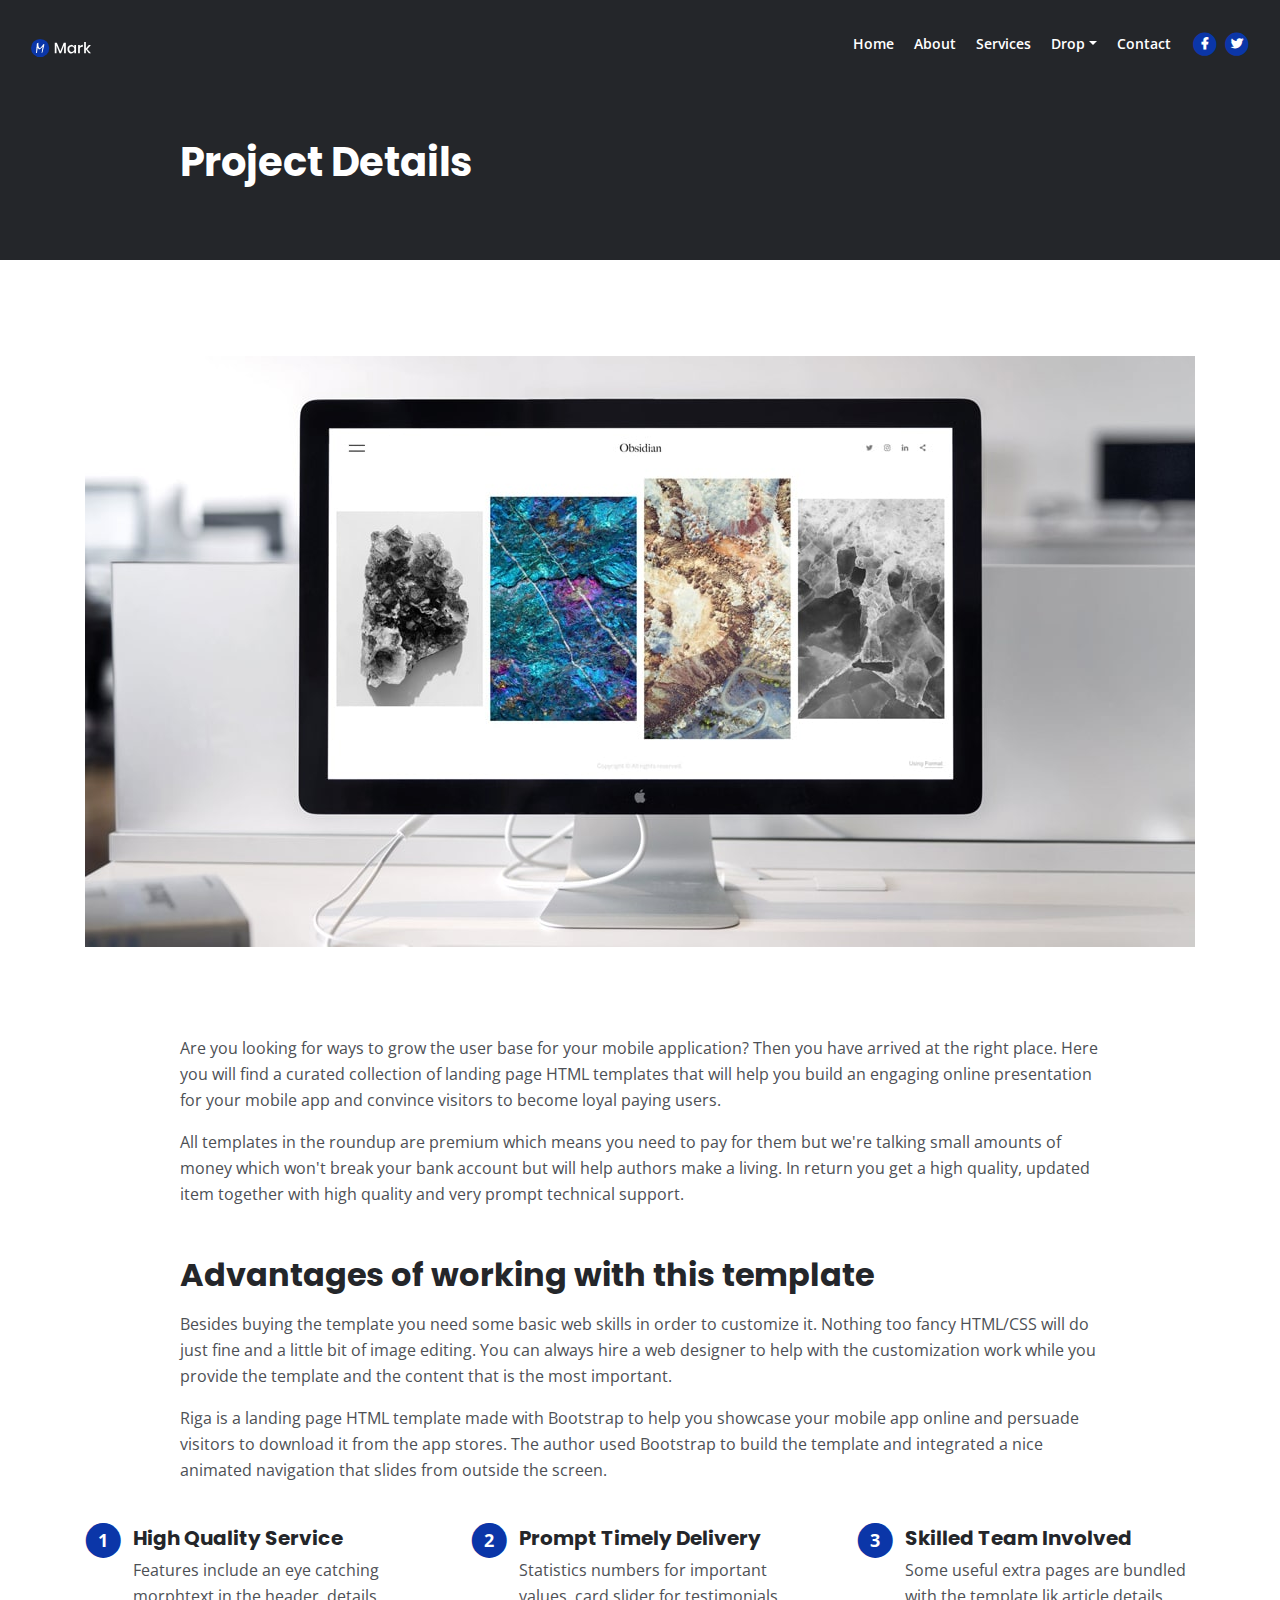
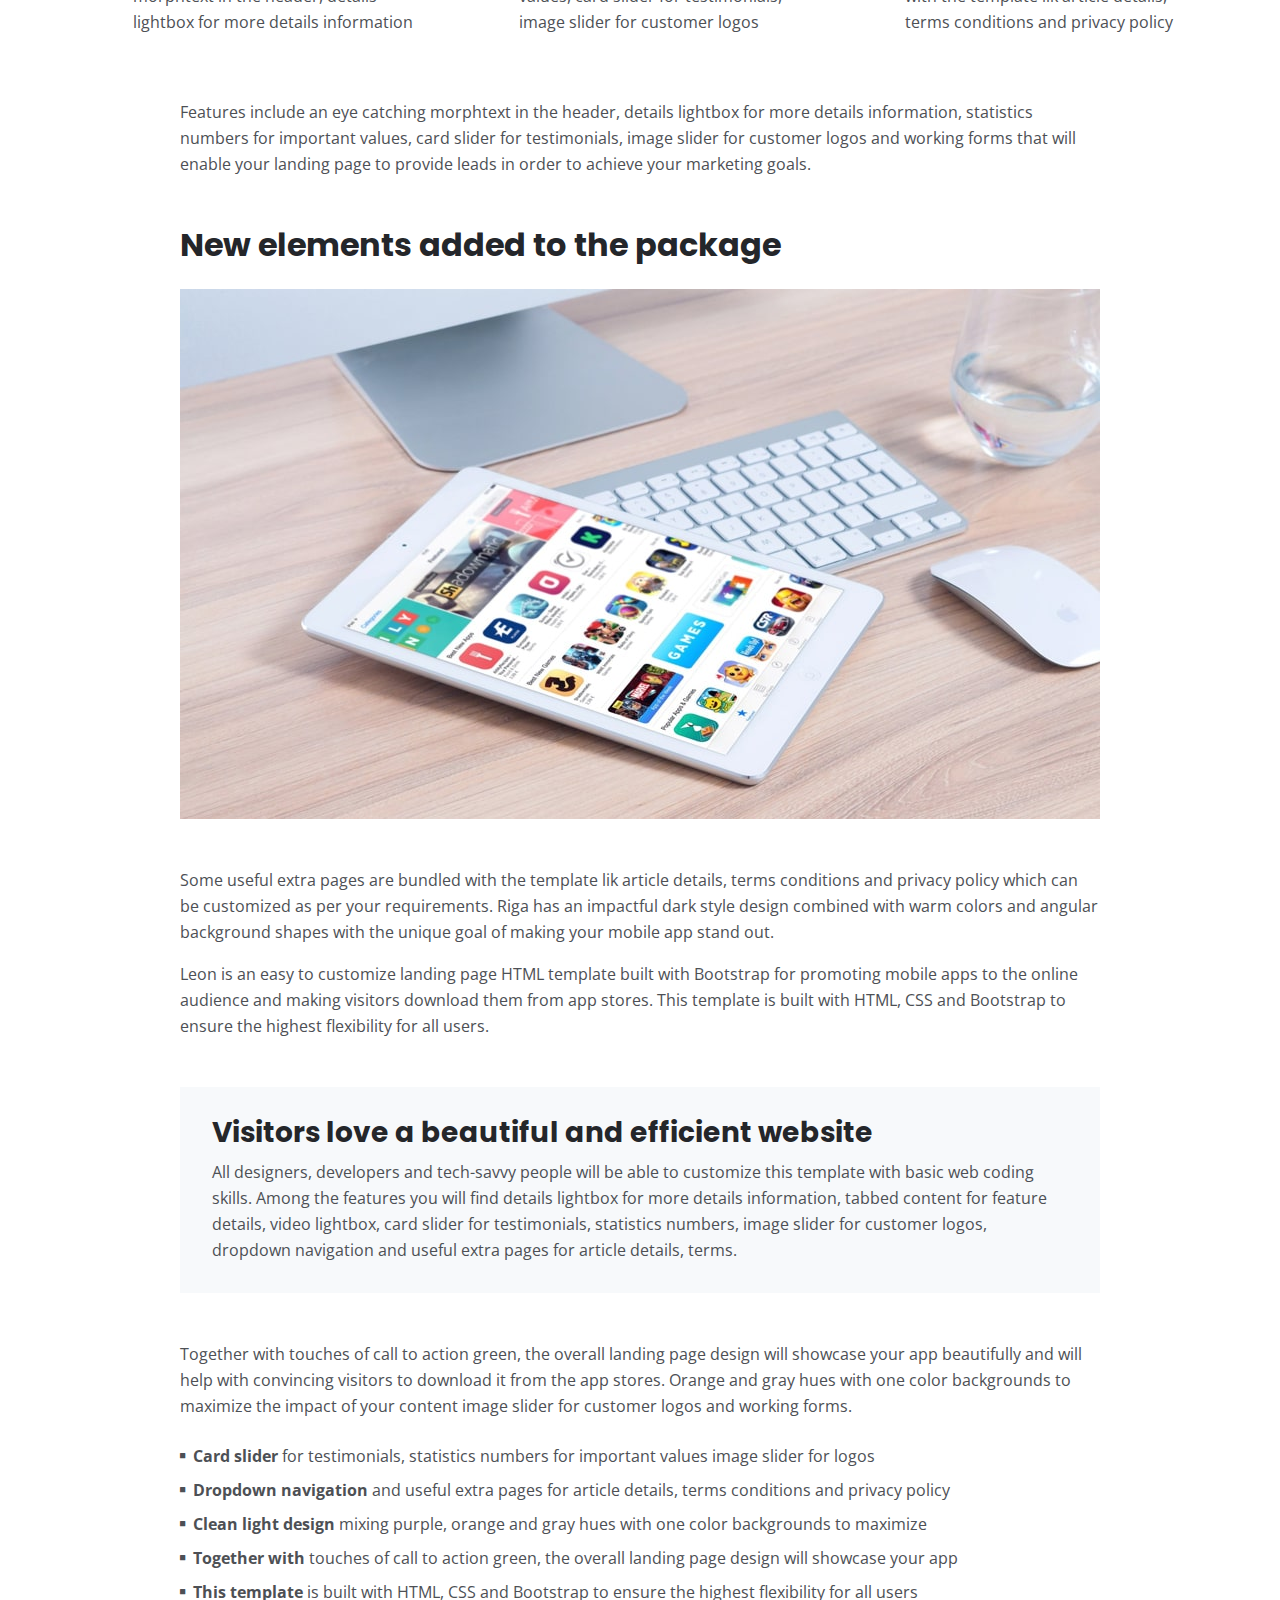
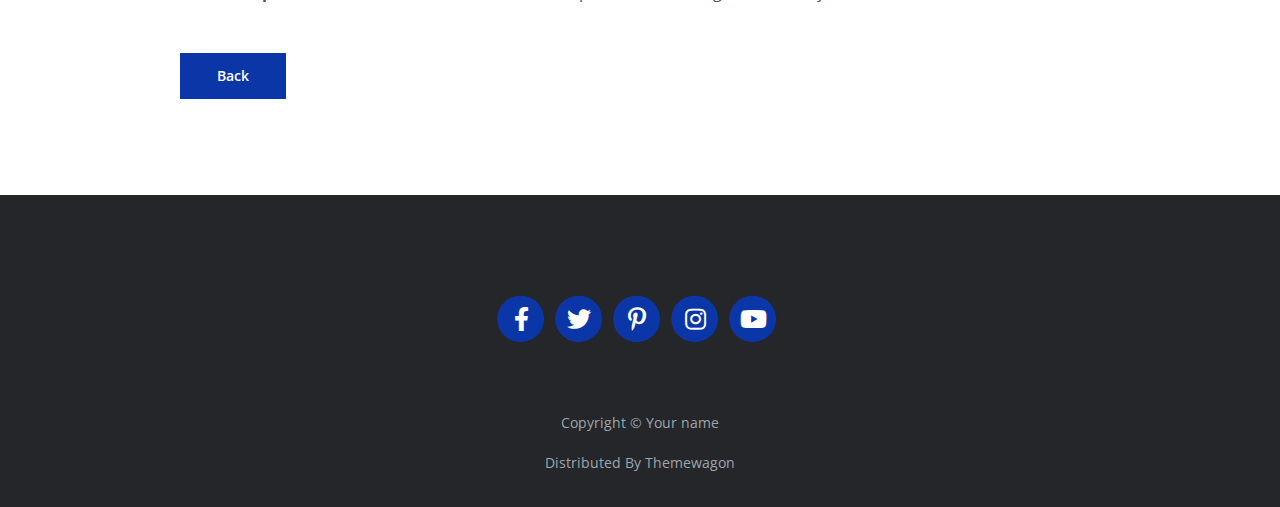
<file: project.html>
<!DOCTYPE html>
<html lang="en">
<head>
    <meta charset="utf-8">
    <meta name="viewport" content="width=device-width, initial-scale=1, shrink-to-fit=no">
    
    <!-- SEO Meta Tags -->
    <meta name="description" content="Your description">
    <meta name="author" content="Your name">

    <!-- OG Meta Tags to improve the way the post looks when you share the page on Facebook, Twitter, LinkedIn -->
	<meta property="og:site_name" content="" /> <!-- website name -->
	<meta property="og:site" content="" /> <!-- website link -->
	<meta property="og:title" content=""/> <!-- title shown in the actual shared post -->
	<meta property="og:description" content="" /> <!-- description shown in the actual shared post -->
	<meta property="og:image" content="" /> <!-- image link, make sure it's jpg -->
	<meta property="og:url" content="" /> <!-- where do you want your post to link to -->
	<meta name="twitter:card" content="summary_large_image"> <!-- to have large image post format in Twitter -->

    <!-- Webpage Title -->
    <title>Project Details - Mark</title>
    
    <!-- Styles -->
    <link rel="preconnect" href="https://fonts.gstatic.com">
    <link href="https://fonts.googleapis.com/css2?family=Open+Sans:ital,wght@0,400;0,600;0,700;1,400&family=Poppins:wght@600&display=swap" rel="stylesheet">
    <link href="css/bootstrap.css" rel="stylesheet">
    <link href="css/fontawesome-all.css" rel="stylesheet">
	<link href="css/styles.css" rel="stylesheet">
	
	<!-- Favicon  -->
    <link rel="icon" href="images/favicon.png">
</head>
<body data-spy="scroll" data-target=".fixed-top">
    
    <!-- Navigation -->
    <nav class="navbar navbar-expand-lg fixed-top navbar-dark">
        <div class="container">
            
            <!-- Image Logo -->
            <a class="navbar-brand logo-image" href="index.html"><img src="images/logo.svg" alt="alternative"></a>  

            <!-- Text Logo - Use this if you don't have a graphic logo -->
            <!-- <a class="navbar-brand logo-text page-scroll" href="index.html">Mark</a> -->

            <button class="navbar-toggler p-0 border-0" type="button" data-toggle="offcanvas">
                <span class="navbar-toggler-icon"></span>
            </button>

            <div class="navbar-collapse offcanvas-collapse" id="navbarsExampleDefault">
                <ul class="navbar-nav ml-auto">
                    <li class="nav-item">
                        <a class="nav-link page-scroll" href="index.html#header">Home <span class="sr-only">(current)</span></a>
                    </li>
                    <li class="nav-item">
                        <a class="nav-link page-scroll" href="index.html#about">About</a>
                    </li>
                    <li class="nav-item">
                        <a class="nav-link page-scroll" href="index.html#services">Services</a>
                    </li>
                    <li class="nav-item dropdown">
                        <a class="nav-link dropdown-toggle" href="#" id="dropdown01" data-toggle="dropdown" aria-haspopup="true" aria-expanded="false">Drop</a>
                        <div class="dropdown-menu" aria-labelledby="dropdown01">
                            <a class="dropdown-item page-scroll" href="project.html">Project Details</a>
                            <div class="dropdown-divider"></div>
                            <a class="dropdown-item page-scroll" href="terms.html">Terms Conditions</a>
                            <div class="dropdown-divider"></div>
                            <a class="dropdown-item page-scroll" href="privacy.html">Privacy Policy</a>
                        </div>
                    </li>
                    <li class="nav-item">
                        <a class="nav-link page-scroll" href="index.html#contact">Contact</a>
                    </li>
                </ul>
                <span class="nav-item social-icons">
                    <span class="fa-stack">
                        <a href="#your-link">
                            <i class="fas fa-circle fa-stack-2x"></i>
                            <i class="fab fa-facebook-f fa-stack-1x"></i>
                        </a>
                    </span>
                    <span class="fa-stack">
                        <a href="#your-link">
                            <i class="fas fa-circle fa-stack-2x"></i>
                            <i class="fab fa-twitter fa-stack-1x"></i>
                        </a>
                    </span>
                </span>
            </div> <!-- end of navbar-collapse -->
        </div> <!-- end of container -->
    </nav> <!-- end of navbar -->
    <!-- end of navigation -->


    <!-- Header -->
    <header class="ex-header">
        <div class="container">
            <div class="row">
                <div class="col-xl-10 offset-xl-1">
                    <h1>Project Details</h1>
                </div> <!-- end of col -->
            </div> <!-- end of row -->
        </div> <!-- end of container -->
    </header> <!-- end of ex-header -->
    <!-- end of header -->


    <!-- Basic -->
    <div class="ex-basic-1 pt-5 pb-5">
        <div class="container">
            <div class="row">
                <div class="col-lg-12">
                    <img class="img-fluid mt-5 mb-3" src="images/project-details-large.jpg" alt="alternative">
                </div> <!-- end of col -->
            </div> <!-- end of row -->
        </div> <!-- end of container -->
    </div> <!-- end of ex-basic-1 -->
    <!-- end of basic -->


    <!-- Basic -->
    <div class="ex-basic-1 pt-4">
        <div class="container">
            <div class="row">
                <div class="col-xl-10 offset-xl-1">
                    <p>Are you looking for ways to grow the user base for your mobile application? Then you have arrived at the right place. Here you will find a curated collection of landing page HTML templates that will help you build an engaging online presentation for your mobile app and convince visitors to become loyal paying users.</p>
                    <p class="mb-5">All templates in the roundup are premium which means you need to pay for them but we're talking small amounts of money which won't break your bank account but will help authors make a living. In return you get a high quality, updated item together with high quality and very prompt technical support.</p>

                    <h2 class="mb-3">Advantages of working with this template</h2>
                    <p>Besides buying the template you need some basic web skills in order to customize it. Nothing too fancy HTML/CSS will do just fine and a little bit of image editing. You can always hire a web designer to help with the customization work while you provide the template and the content that is the most important.</p>
                    <p class="mb-4">Riga is a landing page HTML template made with Bootstrap to help you showcase your mobile app online and persuade visitors to download it from the app stores. The author used Bootstrap to build the template and integrated a nice animated navigation that slides from outside the screen.</p>
                </div> <!-- end of col -->
            </div> <!-- end of row -->
        </div> <!-- end of container -->
    </div> <!-- end of ex-basic-1 -->
    <!-- end of basic -->


    <!-- Cards -->
    <div class="ex-cards-1 pt-3 pb-3">
        <div class="container">
            <div class="row">
                <div class="col-lg-12">
                    
                    <!-- Card -->
                    <div class="card">
                        <ul class="list-unstyled">
                            <li class="media">
                                <span class="fa-stack">
                                    <span class="fas fa-circle fa-stack-2x"></span>
                                    <span class="fa-stack-1x">1</span>
                                </span>
                                <div class="media-body">
                                    <h5>High Quality Service</h5>
                                    <p>Features include an eye catching morphtext in the header, details lightbox for more details information</p>
                                </div>
                            </li>
                        </ul>
                    </div> <!-- end of card -->
                    <!-- end of card -->

                    <!-- Card -->
                    <div class="card">
                        <ul class="list-unstyled">
                            <li class="media">
                                <span class="fa-stack">
                                    <span class="fas fa-circle fa-stack-2x"></span>
                                    <span class="fa-stack-1x">2</span>
                                </span>
                                <div class="media-body">
                                    <h5>Prompt Timely Delivery</h5>
                                    <p>Statistics numbers for important values, card slider for testimonials, image slider for customer logos</p>
                                </div>
                            </li>
                        </ul>
                    </div> <!-- end of card -->
                    <!-- end of card -->

                    <!-- Card -->
                    <div class="card">
                        <ul class="list-unstyled">
                            <li class="media">
                                <span class="fa-stack">
                                    <span class="fas fa-circle fa-stack-2x"></span>
                                    <span class="fa-stack-1x">3</span>
                                </span>
                                <div class="media-body">
                                    <h5>Skilled Team Involved</h5>
                                    <p>Some useful extra pages are bundled with the template lik article details, terms conditions and privacy policy</p>
                                </div>
                            </li>
                        </ul>
                    </div> <!-- end of card -->
                    <!-- end of card -->

                </div> <!-- end of col -->   
            </div> <!-- end of row -->   
        </div> <!-- end of container -->   
    </div> <!-- end of ex-cards-1 -->
    <!-- end of cards -->


    <!-- Basic -->
    <div class="ex-basic-1 pt-3 pb-5">
        <div class="container">
            <div class="row">
                <div class="col-xl-10 offset-xl-1">
                    <p class="mb-5">Features include an eye catching morphtext in the header, details lightbox for more details information, statistics numbers for important values, card slider for testimonials, image slider for customer logos and working forms that will enable your landing page to provide leads in order to achieve your marketing goals.</p>
                    
                    <h2 class="mb-4">New elements added to the package</h2>
                    <img class="img-fluid mb-5" src="images/project-details-small.jpg" alt="alternative">
                    <p>Some useful extra pages are bundled with the template lik article details, terms conditions and privacy policy which can be customized as per your requirements. Riga has an impactful dark style design combined with warm colors and angular background shapes with the unique goal of making your mobile app stand out.</p>
                    <p class="mb-5">Leon is an easy to customize landing page HTML template built with Bootstrap for promoting mobile apps to the online audience and making visitors download them from app stores. This template is built with HTML, CSS and Bootstrap to ensure the highest flexibility for all users.</p>
                    <div class="text-box mb-5">
                        <h3>Visitors love a beautiful and efficient website</h3>
                        <p>All designers, developers and tech-savvy people will be able to customize this template with basic web coding skills. Among the features you will find details lightbox for more details information, tabbed content for feature details, video lightbox, card slider for testimonials, statistics numbers, image slider for customer logos, dropdown navigation and useful extra pages for article details, terms.</p>
                    </div> <!-- end of text-box -->
                    <p class="mb-4">Together with touches of call to action green, the overall landing page design will showcase your app beautifully and will help with convincing visitors to download it from the app stores. Orange and gray hues with one color backgrounds to maximize the impact of your content image slider for customer logos and working forms.</p>
                    <ul class="list-unstyled li-space-lg mb-5">
                        <li class="media">
                            <i class="fas fa-square"></i>
                            <div class="media-body"><strong>Card slider</strong> for testimonials, statistics numbers for important values image slider for logos</div>
                        </li>
                        <li class="media">
                            <i class="fas fa-square"></i>
                            <div class="media-body"><strong>Dropdown navigation</strong> and useful extra pages for article details, terms conditions and privacy policy</div>
                        </li>
                        <li class="media">
                            <i class="fas fa-square"></i>
                            <div class="media-body"><strong>Clean light design</strong> mixing purple, orange and gray hues with one color backgrounds to maximize</div>
                        </li>
                        <li class="media">
                            <i class="fas fa-square"></i>
                            <div class="media-body"><strong>Together with</strong> touches of call to action green, the overall landing page design will showcase your app</div>
                        </li>
                        <li class="media">
                            <i class="fas fa-square"></i>
                            <div class="media-body"><strong>This template</strong> is built with HTML, CSS and Bootstrap to ensure the highest flexibility for all users</div>
                        </li>
                    </ul>

                    <a class="btn-solid-reg mb-5" href="index.html">Back</a>
                </div> <!-- end of col -->
            </div> <!-- end of row -->
        </div> <!-- end of container -->
    </div> <!-- end of ex-basic-1 -->
    <!-- end of basic -->


    <!-- Footer -->
    <div class="footer bg-gray">
        <div class="container">
            <div class="row">
                <div class="col-lg-12">
                    <div class="social-container">
                        <span class="fa-stack">
                            <a href="#your-link">
                                <i class="fas fa-circle fa-stack-2x"></i>
                                <i class="fab fa-facebook-f fa-stack-1x"></i>
                            </a>
                        </span>
                        <span class="fa-stack">
                            <a href="#your-link">
                                <i class="fas fa-circle fa-stack-2x"></i>
                                <i class="fab fa-twitter fa-stack-1x"></i>
                            </a>
                        </span>
                        <span class="fa-stack">
                            <a href="#your-link">
                                <i class="fas fa-circle fa-stack-2x"></i>
                                <i class="fab fa-pinterest-p fa-stack-1x"></i>
                            </a>
                        </span>
                        <span class="fa-stack">
                            <a href="#your-link">
                                <i class="fas fa-circle fa-stack-2x"></i>
                                <i class="fab fa-instagram fa-stack-1x"></i>
                            </a>
                        </span>
                        <span class="fa-stack">
                            <a href="#your-link">
                                <i class="fas fa-circle fa-stack-2x"></i>
                                <i class="fab fa-youtube fa-stack-1x"></i>
                            </a>
                        </span>
                    </div> <!-- end of social-container -->
                </div> <!-- end of col -->
            </div> <!-- end of row -->
        </div> <!-- end of container -->
    </div> <!-- end of footer -->  
    <!-- end of footer -->


    <!-- Copyright -->
    <div class="copyright bg-gray">
        <div class="container">
            <div class="row">
                <div class="col-lg-12">
                    <p class="p-small">Copyright © <a class="no-line" href="#your-link">Your name</a></p>
                </div> <!-- end of col -->
            </div> <!-- enf of row -->
        </div> <!-- end of container -->


        <div class="container">
            <div class="row">
                <div class="col-lg-12">
                    <p class="p-small">Distributed By <a class="no-line" href="https://themewagon.com/">Themewagon</a></p>
                </div> <!-- end of col -->
            </div> <!-- enf of row -->
        </div> <!-- end of container -->
    </div> <!-- end of copyright --> 
    <!-- end of copyright -->
    
    	
    <!-- Scripts -->
    <script src="js/jquery.min.js"></script> <!-- jQuery for Bootstrap's JavaScript plugins -->
    <script src="js/bootstrap.min.js"></script> <!-- Bootstrap framework -->
    <script src="js/jquery.easing.min.js"></script> <!-- jQuery Easing for smooth scrolling between anchors -->
    <script src="js/scripts.js"></script> <!-- Custom scripts -->
</body>
</html>
</file>
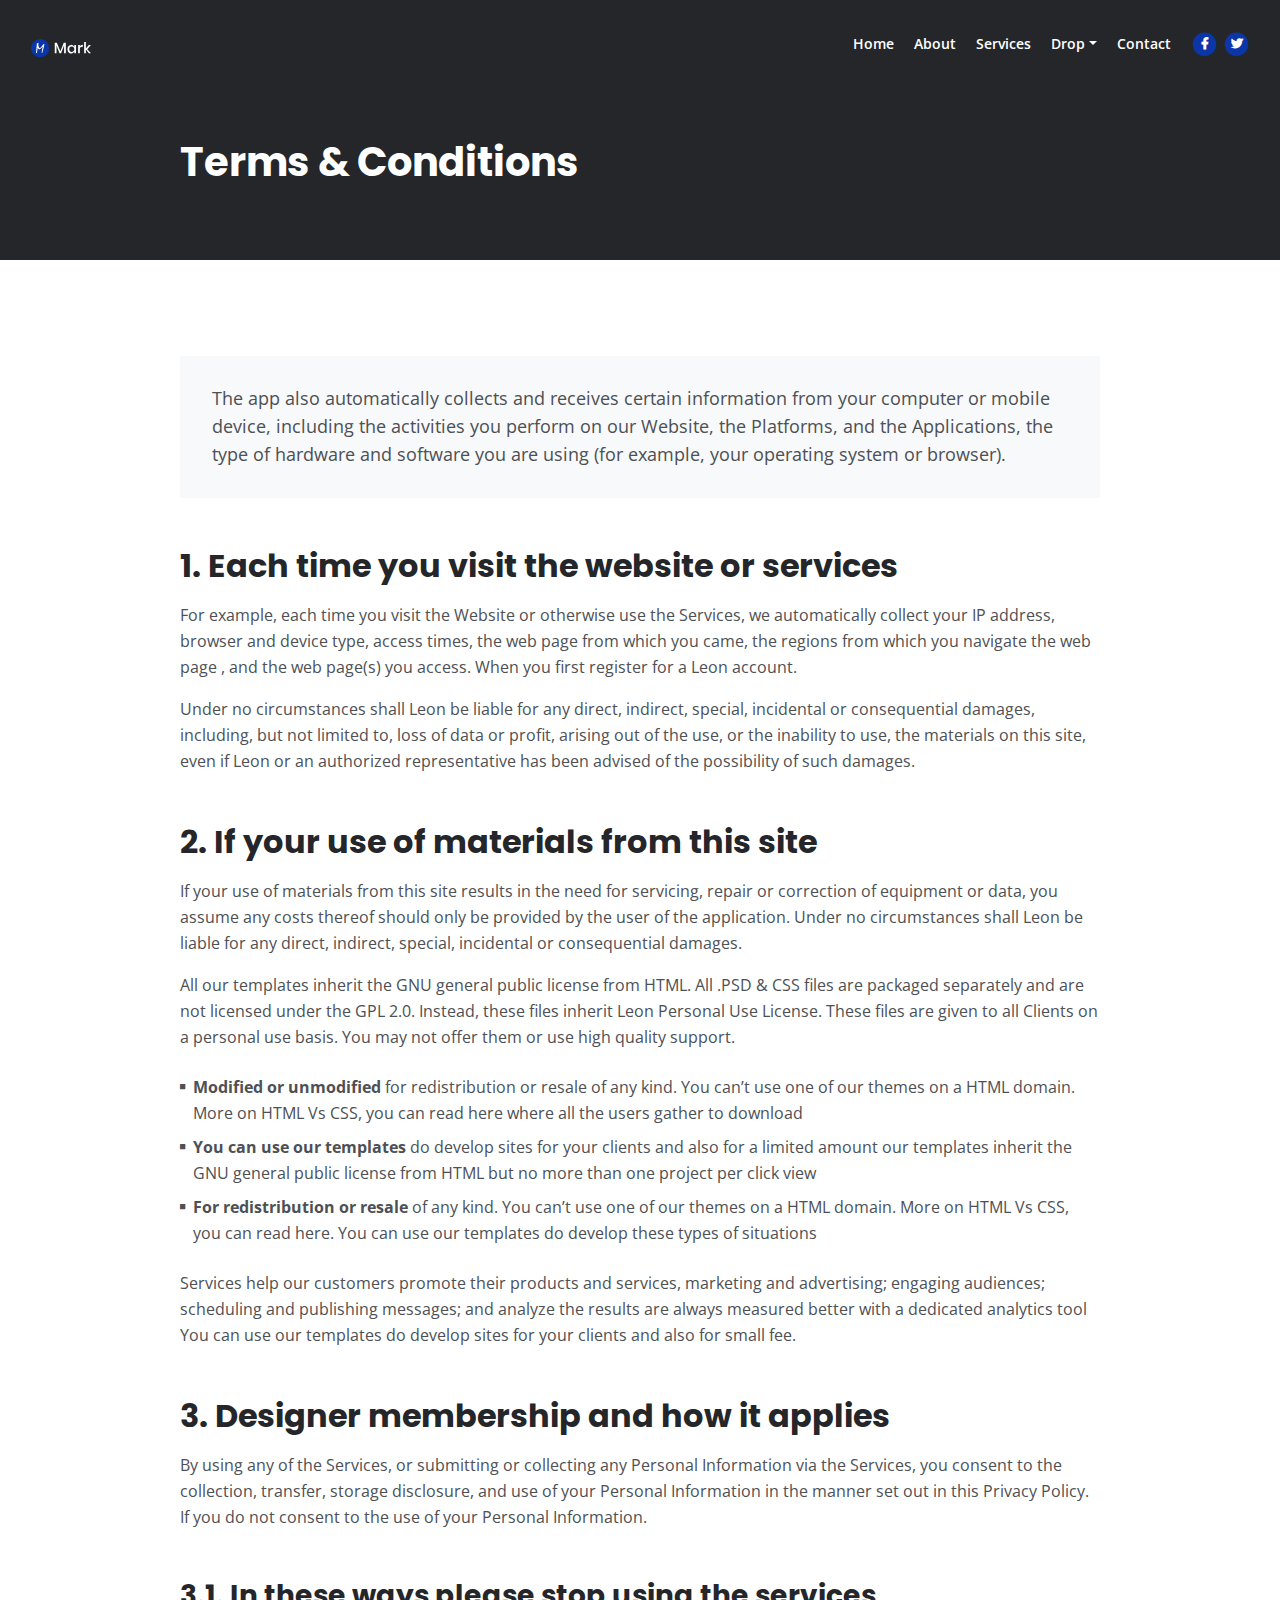
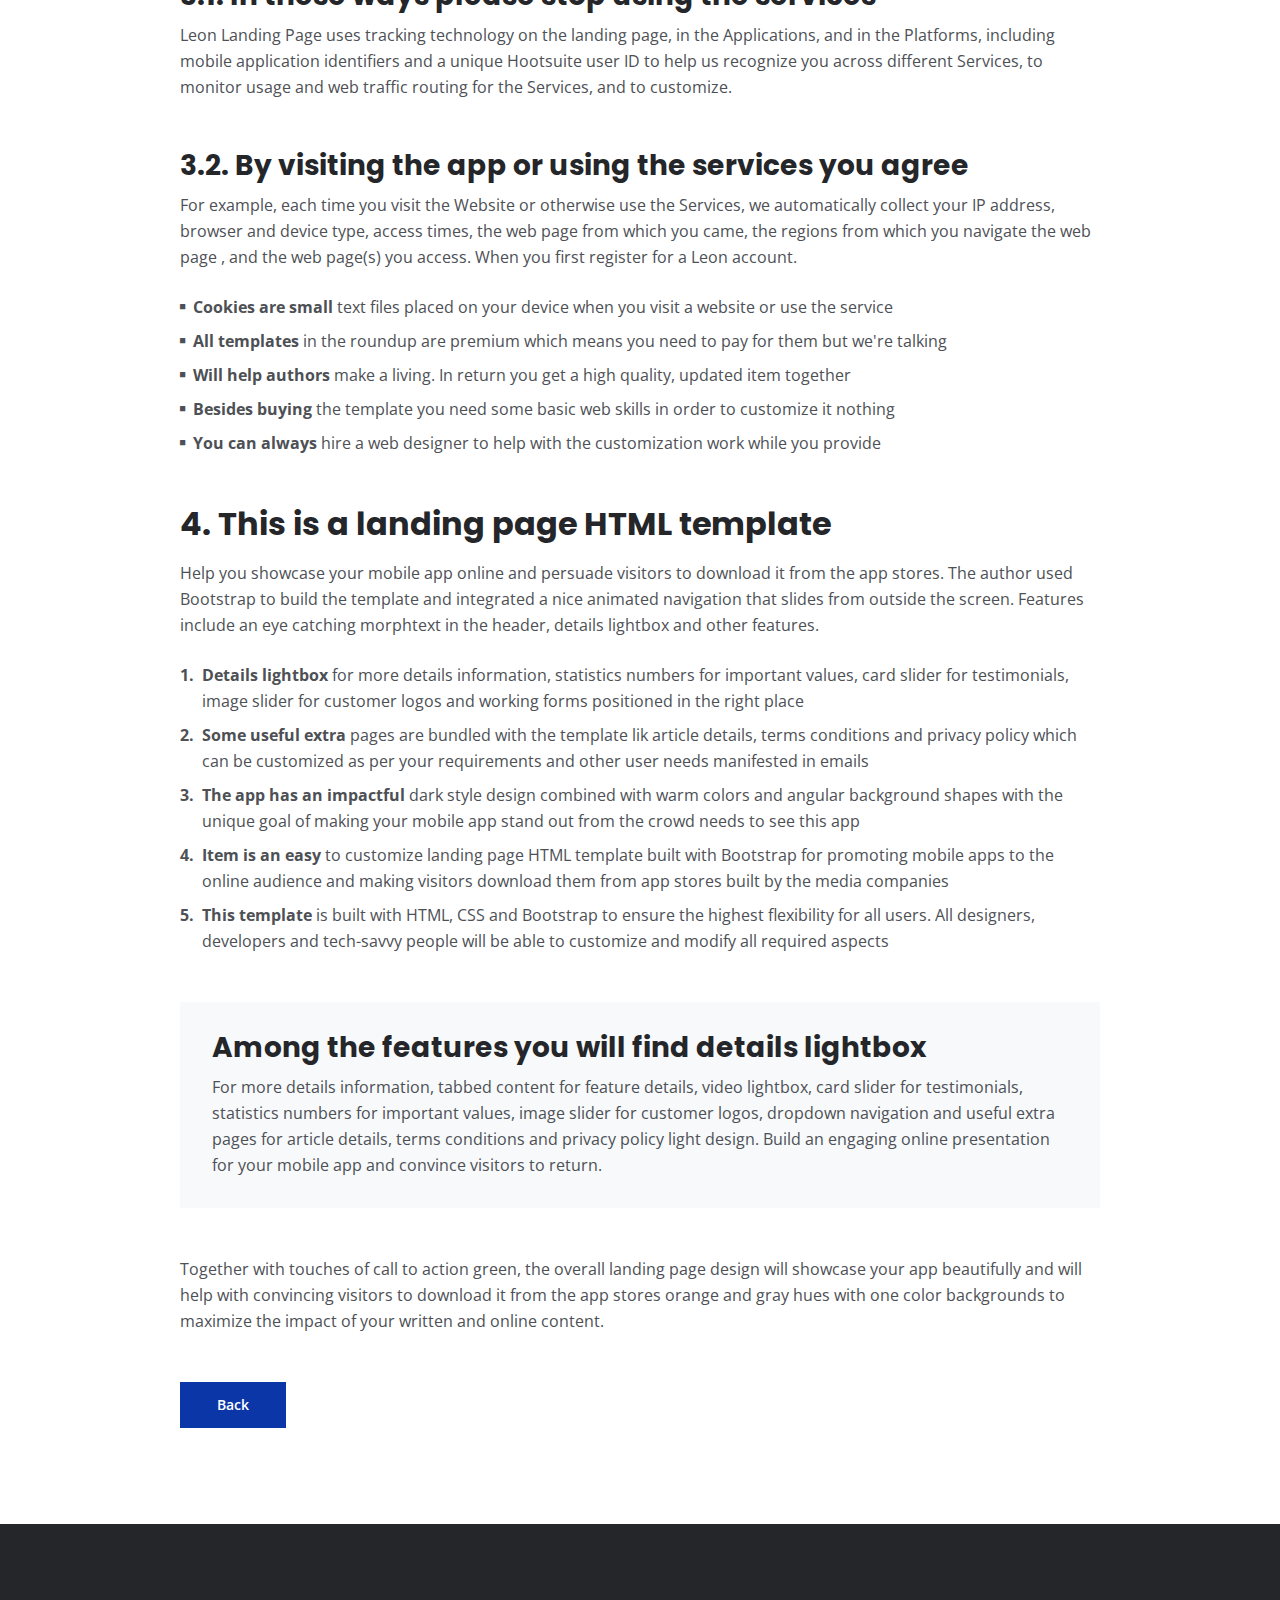
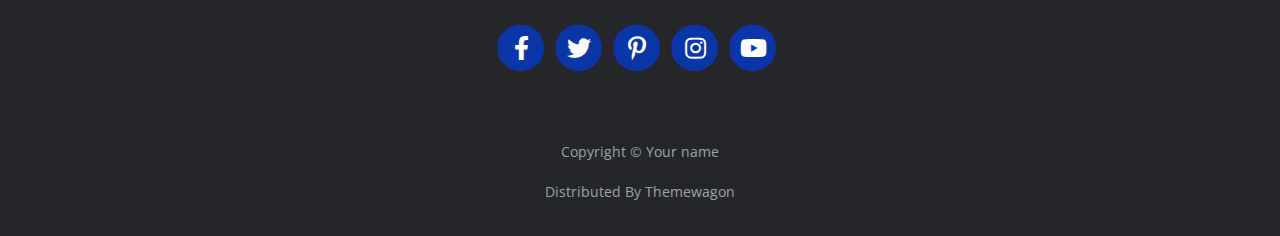
<file: terms.html>
<!DOCTYPE html>
<html lang="en">
<head>
    <meta charset="utf-8">
    <meta name="viewport" content="width=device-width, initial-scale=1, shrink-to-fit=no">
    
    <!-- SEO Meta Tags -->
    <meta name="description" content="Your description">
    <meta name="author" content="Your name">

    <!-- OG Meta Tags to improve the way the post looks when you share the page on Facebook, Twitter, LinkedIn -->
	<meta property="og:site_name" content="" /> <!-- website name -->
	<meta property="og:site" content="" /> <!-- website link -->
	<meta property="og:title" content=""/> <!-- title shown in the actual shared post -->
	<meta property="og:description" content="" /> <!-- description shown in the actual shared post -->
	<meta property="og:image" content="" /> <!-- image link, make sure it's jpg -->
	<meta property="og:url" content="" /> <!-- where do you want your post to link to -->
	<meta name="twitter:card" content="summary_large_image"> <!-- to have large image post format in Twitter -->

    <!-- Webpage Title -->
    <title>Terms & Conditions - Mark</title>
    
    <!-- Styles -->
    <link rel="preconnect" href="https://fonts.gstatic.com">
    <link href="https://fonts.googleapis.com/css2?family=Open+Sans:ital,wght@0,400;0,600;0,700;1,400&family=Poppins:wght@600&display=swap" rel="stylesheet">
    <link href="css/bootstrap.css" rel="stylesheet">
    <link href="css/fontawesome-all.css" rel="stylesheet">
	<link href="css/styles.css" rel="stylesheet">
	
	<!-- Favicon  -->
    <link rel="icon" href="images/favicon.png">
</head>
<body data-spy="scroll" data-target=".fixed-top">
    
    <!-- Navigation -->
    <nav class="navbar navbar-expand-lg fixed-top navbar-dark">
        <div class="container">
            
            <!-- Image Logo -->
            <a class="navbar-brand logo-image" href="index.html"><img src="images/logo.svg" alt="alternative"></a>  

            <!-- Text Logo - Use this if you don't have a graphic logo -->
            <!-- <a class="navbar-brand logo-text page-scroll" href="index.html">Mark</a> -->

            <button class="navbar-toggler p-0 border-0" type="button" data-toggle="offcanvas">
                <span class="navbar-toggler-icon"></span>
            </button>

            <div class="navbar-collapse offcanvas-collapse" id="navbarsExampleDefault">
                <ul class="navbar-nav ml-auto">
                    <li class="nav-item">
                        <a class="nav-link page-scroll" href="index.html#header">Home <span class="sr-only">(current)</span></a>
                    </li>
                    <li class="nav-item">
                        <a class="nav-link page-scroll" href="index.html#about">About</a>
                    </li>
                    <li class="nav-item">
                        <a class="nav-link page-scroll" href="index.html#services">Services</a>
                    </li>
                    <li class="nav-item dropdown">
                        <a class="nav-link dropdown-toggle" href="#" id="dropdown01" data-toggle="dropdown" aria-haspopup="true" aria-expanded="false">Drop</a>
                        <div class="dropdown-menu" aria-labelledby="dropdown01">
                            <a class="dropdown-item page-scroll" href="project.html">Project Details</a>
                            <div class="dropdown-divider"></div>
                            <a class="dropdown-item page-scroll" href="terms.html">Terms Conditions</a>
                            <div class="dropdown-divider"></div>
                            <a class="dropdown-item page-scroll" href="privacy.html">Privacy Policy</a>
                        </div>
                    </li>
                    <li class="nav-item">
                        <a class="nav-link page-scroll" href="index.html#contact">Contact</a>
                    </li>
                </ul>
                <span class="nav-item social-icons">
                    <span class="fa-stack">
                        <a href="#your-link">
                            <i class="fas fa-circle fa-stack-2x"></i>
                            <i class="fab fa-facebook-f fa-stack-1x"></i>
                        </a>
                    </span>
                    <span class="fa-stack">
                        <a href="#your-link">
                            <i class="fas fa-circle fa-stack-2x"></i>
                            <i class="fab fa-twitter fa-stack-1x"></i>
                        </a>
                    </span>
                </span>
            </div> <!-- end of navbar-collapse -->
        </div> <!-- end of container -->
    </nav> <!-- end of navbar -->
    <!-- end of navigation -->


    <!-- Header -->
    <header class="ex-header">
        <div class="container">
            <div class="row">
                <div class="col-xl-10 offset-xl-1">
                    <h1>Terms & Conditions</h1>
                </div> <!-- end of col -->
            </div> <!-- end of row -->
        </div> <!-- end of container -->
    </header> <!-- end of ex-header -->
    <!-- end of header -->


    <!-- Basic -->
    <div class="ex-basic-1 pt-5 pb-5">
        <div class="container">
            <div class="row">
                <div class="col-xl-10 offset-xl-1">
                    <div class="text-box mt-5 mb-5">
                        <p class="p-large">The app also automatically collects and receives certain information from your computer or mobile device, including the activities you perform on our Website, the Platforms, and the Applications, the type of hardware and software you are using (for example, your operating system or browser).</p>
                    </div> <!-- end of text-box -->

                    <h2 class="mb-3">1. Each time you visit the website or services</h2>
                    <p>For example, each time you visit the Website or otherwise use the Services, we automatically collect your IP address, browser and device type, access times, the web page from which you came, the regions from which you navigate the web page , and the web page(s) you access. When you first register for a Leon account.</p>
                    <p class="mb-5">Under no circumstances shall Leon be liable for any direct, indirect, special, incidental or consequential damages, including, but not limited to, loss of data or profit, arising out of the use, or the inability to use, the materials on this site, even if Leon or an authorized representative has been advised of the possibility of such damages.</p>

                    <h2 class="mb-3">2. If your use of materials from this site</h2>
                    <p>If your use of materials from this site results in the need for servicing, repair or correction of equipment or data, you assume any costs thereof should only be provided by the user of the application. Under no circumstances shall Leon be liable for any direct, indirect, special, incidental or consequential damages.</p>
                    <p class="mb-4">All our templates inherit the GNU general public license from HTML. All .PSD & CSS files are packaged separately and are not licensed under the GPL 2.0. Instead, these files inherit Leon Personal Use License. These files are given to all Clients on a personal use basis. You may not offer them or use high quality support.</p>
                    <ul class="list-unstyled li-space-lg mb-4">
                        <li class="media">
                            <i class="fas fa-square"></i>
                            <div class="media-body"><strong>Modified or unmodified</strong> for redistribution or resale of any kind. You can’t use one of our themes on a HTML domain. More on HTML Vs CSS, you can read here where all the users gather to download</div>
                        </li>
                        <li class="media">
                            <i class="fas fa-square"></i>
                            <div class="media-body"><strong>You can use our templates</strong>  do develop sites for your clients and also for a limited amount our templates inherit the GNU general public license from HTML but no more than one project per click view</div>
                        </li>
                        <li class="media">
                            <i class="fas fa-square"></i>
                            <div class="media-body"><strong>For redistribution or resale</strong> of any kind. You can’t use one of our themes on a HTML domain. More on HTML Vs CSS, you can read here. You can use our templates do develop these types of situations</div>
                        </li>
                    </ul>
                    <p class="mb-5">Services help our customers promote their products and services, marketing and advertising; engaging audiences; scheduling and publishing messages; and analyze the results are always measured better with a dedicated analytics tool You can use our templates do develop sites for your clients and also for small fee.</p>

                    <h2 class="mb-3">3. Designer membership and how it applies</h2>
                    <p class="mb-5">By using any of the Services, or submitting or collecting any Personal Information via the Services, you consent to the collection, transfer, storage disclosure, and use of your Personal Information in the manner set out in this Privacy Policy. If you do not consent to the use of your Personal Information.</p>
                    <h3>3.1. In these ways please stop using the services</h3>
                    <p class="mb-5">Leon Landing Page uses tracking technology on the landing page, in the Applications, and in the Platforms, including mobile application identifiers and a unique Hootsuite user ID to help us recognize you across different Services, to monitor usage and web traffic routing for the Services, and to customize.</p>
                    <h3>3.2. By visiting the app or using the services you agree</h3>
                    <p class="mb-4">For example, each time you visit the Website or otherwise use the Services, we automatically collect your IP address, browser and device type, access times, the web page from which you came, the regions from which you navigate the web page , and the web page(s) you access. When you first register for a Leon account.</p>
                    <ul class="list-unstyled li-space-lg mb-5">
                        <li class="media">
                            <i class="fas fa-square"></i>
                            <div class="media-body"><strong>Cookies are small</strong> text files placed on your device when you visit a website or use the service</div>
                        </li>
                        <li class="media">
                            <i class="fas fa-square"></i>
                            <div class="media-body"><strong>All templates</strong> in the roundup are premium which means you need to pay for them but we're talking</div>
                        </li>
                        <li class="media">
                            <i class="fas fa-square"></i>
                            <div class="media-body"><strong>Will help authors </strong> make a living. In return you get a high quality, updated item together</div>
                        </li>
                        <li class="media">
                            <i class="fas fa-square"></i>
                            <div class="media-body"><strong>Besides buying</strong> the template you need some basic web skills in order to customize it nothing</div>
                        </li>
                        <li class="media">
                            <i class="fas fa-square"></i>
                            <div class="media-body"><strong>You can always</strong> hire a web designer to help with the customization work while you provide</div>
                        </li>
                    </ul>
                    
                    <h2 class="mb-3">4. This is a landing page HTML template</h2>
                    <p class="mb-4">Help you showcase your mobile app online and persuade visitors to download it from the app stores. The author used Bootstrap to build the template and integrated a nice animated navigation that slides from outside the screen. Features include an eye catching morphtext in the header, details lightbox and other features.</p>
                    <ul class="list-unstyled li-space-lg mb-5">
                        <li class="media">
                            <strong>1.</strong>
                            <div class="media-body"><strong>Details lightbox</strong> for more details information, statistics numbers for important values, card slider for testimonials, image slider for customer logos and working forms positioned in the right place</div>
                        </li>
                        <li class="media">
                            <strong>2.</strong>
                            <div class="media-body"><strong>Some useful extra</strong> pages are bundled with the template lik article details, terms conditions and privacy policy which can be customized as per your requirements and other user needs manifested in emails</div>
                        </li>
                        <li class="media">
                            <strong>3.</strong>
                            <div class="media-body"><strong>The app has an impactful</strong> dark style design combined with warm colors and angular background shapes with the unique goal of making your mobile app stand out from the crowd needs to see this app</div>
                        </li>
                        <li class="media">
                            <strong>4.</strong>
                            <div class="media-body"><strong>Item is an easy</strong> to customize landing page HTML template built with Bootstrap for promoting mobile apps to the online audience and making visitors download them from app stores built by the media companies</div>
                        </li>
                        <li class="media">
                            <strong>5.</strong>
                            <div class="media-body"><strong>This template</strong> is built with HTML, CSS and Bootstrap to ensure the highest flexibility for all users. All designers, developers and tech-savvy people will be able to customize and modify all required aspects</div>
                        </li>
                    </ul>
                    
                    <div class="text-box mb-5">
                        <h3>Among the features you will find details lightbox</h3>
                        <p>For more details information, tabbed content for feature details, video lightbox, card slider for testimonials, statistics numbers for important values, image slider for customer logos, dropdown navigation and useful extra pages for article details, terms conditions and privacy policy light design. Build an engaging online presentation for your mobile app and convince visitors to return.</p>
                    </div> <!-- end of text-box -->
                    <p class="mb-5">Together with touches of call to action green, the overall landing page design will showcase your app beautifully and will help with convincing visitors to download it from the app stores orange and gray hues with one color backgrounds to maximize the impact of your written and online content.</p>
                    
                    <a class="btn-solid-reg mb-5" href="index.html">Back</a>
                </div> <!-- end of col -->
            </div> <!-- end of row -->
        </div> <!-- end of container -->
    </div> <!-- end of ex-basic-1 -->
    <!-- end of basic -->


    <!-- Footer -->
    <div class="footer bg-gray">
        <div class="container">
            <div class="row">
                <div class="col-lg-12">
                    <div class="social-container">
                        <span class="fa-stack">
                            <a href="#your-link">
                                <i class="fas fa-circle fa-stack-2x"></i>
                                <i class="fab fa-facebook-f fa-stack-1x"></i>
                            </a>
                        </span>
                        <span class="fa-stack">
                            <a href="#your-link">
                                <i class="fas fa-circle fa-stack-2x"></i>
                                <i class="fab fa-twitter fa-stack-1x"></i>
                            </a>
                        </span>
                        <span class="fa-stack">
                            <a href="#your-link">
                                <i class="fas fa-circle fa-stack-2x"></i>
                                <i class="fab fa-pinterest-p fa-stack-1x"></i>
                            </a>
                        </span>
                        <span class="fa-stack">
                            <a href="#your-link">
                                <i class="fas fa-circle fa-stack-2x"></i>
                                <i class="fab fa-instagram fa-stack-1x"></i>
                            </a>
                        </span>
                        <span class="fa-stack">
                            <a href="#your-link">
                                <i class="fas fa-circle fa-stack-2x"></i>
                                <i class="fab fa-youtube fa-stack-1x"></i>
                            </a>
                        </span>
                    </div> <!-- end of social-container -->
                </div> <!-- end of col -->
            </div> <!-- end of row -->
        </div> <!-- end of container -->
    </div> <!-- end of footer -->  
    <!-- end of footer -->


    <!-- Copyright -->
    <div class="copyright bg-gray">
        <div class="container">
            <div class="row">
                <div class="col-lg-12">
                    <p class="p-small">Copyright © <a class="no-line" href="#your-link">Your name</a></p>
                </div> <!-- end of col -->
            </div> <!-- enf of row -->
        </div> <!-- end of container -->

        <div class="container">
            <div class="row">
                <div class="col-lg-12">
                    <p class="p-small">Distributed By <a class="no-line" href="https://themewagon.com/">Themewagon</a></p>
                </div> <!-- end of col -->
            </div> <!-- enf of row -->
        </div> <!-- end of container -->
    </div> <!-- end of copyright --> 
    <!-- end of copyright -->
    
    	
    <!-- Scripts -->
    <script src="js/jquery.min.js"></script> <!-- jQuery for Bootstrap's JavaScript plugins -->
    <script src="js/bootstrap.min.js"></script> <!-- Bootstrap framework -->
    <script src="js/jquery.easing.min.js"></script> <!-- jQuery Easing for smooth scrolling between anchors -->
    <script src="js/scripts.js"></script> <!-- Custom scripts -->
</body>
</html>
</file>
<file: css/styles.css>
/* Description: Master CSS file */

/*****************************************
Table Of Contents:
- General Styles
- Navigation
- Header
- About
- Services
- Details
- Projects
- Works
- Testimonials
- Questions
- Contact
- Footer
- Copyright
- Back To Top Button
- Extra Pages
- Media Queries
******************************************/

/*****************************************
Colors:
- Backgrounds, navbar - black #24262a
- Backgrounds - light gray #f7f9fb
- Buttons, icons - blue #0b36a8
- Headings text - black #24262a
- Body text - dark gray #4d5055
******************************************/


/**************************/
/*     General Styles     */
/**************************/
body,
html {
    width: 100%;
	height: 100%;
}

body, p {
	color: #4d5055;
	font: 400 1rem/1.625rem "Open Sans", sans-serif;
}

h1 {
	color: #24262a;
	font-weight: 700;
	font-size: 2.5rem;
	line-height: 3.25rem;
	font-family: "Poppins"
}

h2 {
	color: #24262a;
	font-weight: 700;
	font-size: 2rem;
	line-height: 2.5rem;
	font-family: "Poppins"
}

h3 {
	color: #24262a;
	font-weight: 700;
	font-size: 1.75rem;
	line-height: 2.25rem;
	font-family: "Poppins"
}

h4 {
	color: #24262a;
	font-weight: 700;
	font-size: 1.5rem;
	line-height: 2rem;
	font-family: "Poppins"
}

h5 {
	color: #24262a;
	font-weight: 700;
	font-size: 1.25rem;
	line-height: 1.625rem;
	font-family: "Poppins"
}

h6 {
	color: #24262a;
	font-weight: 700;
	font-size: 1rem;
	line-height: 1.375rem;
	font-family: "Poppins"
}

.p-large {
	font-size: 1.125rem;
	line-height: 1.75rem;
}

.p-small {
	font-size: 0.875rem;
	line-height: 1.5rem;
}

.testimonial-text {
	font-style: italic;
}

.testimonial-author {
	font-weight: 700;
	font-size: 1rem;
	line-height: 1.5rem;
}

.li-space-lg li {
	margin-bottom: 0.5rem;
}

a {
	color: #4d5055;
	text-decoration: underline;
}

a:hover {
	color: #4d5055;
	text-decoration: underline;
}

.no-line {
	text-decoration: none;
}

.no-line:hover {
	text-decoration: none;
}

.blue {
	color: #2259ec;
}

.bg-gray {
	background-color: #f7f9fb;
}

.section-divider {
	display: block;
	height: 1px;
	margin: 0;
	border: none;
	background-color: #d3dae2;
}

.btn-solid-reg {
	display: inline-block;
	padding: 1.375rem 2.25rem 1.375rem 2.25rem;
	border: 1px solid #0b36a8;
	background-color: #0b36a8;
	color: #ffffff;
	font-weight: 600;
	font-size: 0.875rem;
	line-height: 0;
	text-decoration: none;
	transition: all 0.2s;
}

.btn-solid-reg:hover {
	background-color: transparent;
	color: #0b36a8; /* needs to stay here because of the color property of a tag */
	text-decoration: none;
}

.btn-solid-lg {
	display: inline-block;
	padding: 1.625rem 2.625rem 1.625rem 2.625rem;
	border: 1px solid #0b36a8;
	background-color: #0b36a8;
	color: #ffffff;
	font-weight: 600;
	font-size: 0.875rem;
	line-height: 0;
	text-decoration: none;
	transition: all 0.2s;
}

.btn-solid-lg:hover {
	background-color: transparent;
	color: #0b36a8; /* needs to stay here because of the color property of a tag */
	text-decoration: none;
}

.btn-outline-reg {
	display: inline-block;
	padding: 1.375rem 2.25rem 1.375rem 2.25rem;
	border: 1px solid #24262a;
	background-color: transparent;
	color: #24262a;
	font-weight: 600;
	font-size: 0.875rem;
	line-height: 0;
	text-decoration: none;
	transition: all 0.2s;
}

.btn-outline-reg:hover {
	background-color: #24262a;
	color: #ffffff;
	text-decoration: none;
}

.btn-outline-lg {
	display: inline-block;
	padding: 1.625rem 2.625rem 1.625rem 2.625rem;
	border: 1px solid #24262a;
	background-color: transparent;
	color: #24262a;
	font-weight: 600;
	font-size: 0.875rem;
	line-height: 0;
	text-decoration: none;
	transition: all 0.2s;
}

.btn-outline-lg:hover {
	background-color: #24262a;
	color: #ffffff;
	text-decoration: none;
}

.btn-outline-sm {
	display: inline-block;
	padding: 1rem 1.5rem 1rem 1.5rem;
	border: 1px solid #24262a;
	background-color: transparent;
	color: #24262a;
	font-weight: 600;
	font-size: 0.875rem;
	line-height: 0;
	text-decoration: none;
	transition: all 0.2s;
}

.btn-outline-sm:hover {
	background-color: #24262a;
	color: #ffffff;
	text-decoration: none;
}

.form-group {
	position: relative;
	margin-bottom: 1.25rem;
}

.label-control {
	position: absolute;
	top: 0.875rem;
	left: 1.5rem;
	color: #7d838a;
	opacity: 1;
	font-size: 0.875rem;
	line-height: 1.375rem;
	cursor: text;
	transition: all 0.2s ease;
}

.form-control-input:focus + .label-control,
.form-control-input.notEmpty + .label-control,
.form-control-textarea:focus + .label-control,
.form-control-textarea.notEmpty + .label-control {
	top: 0.125rem;
	color: #4d5055;
	opacity: 1;
	font-size: 0.75rem;
	font-weight: 700;
}

.form-control-input,
.form-control-select {
	display: block; /* needed for proper display of the label in Firefox, IE, Edge */
	width: 100%;
	padding-top: 1.125rem;
	padding-bottom: 0.125rem;
	padding-left: 1.5rem;
	border: 1px solid #cbcbd1;
	background-color: #ffffff;
	color: #4d5055;
	font-size: 0.875rem;
	line-height: 1.875rem;
	transition: all 0.2s;
	-webkit-appearance: none; /* removes inner shadow on form inputs on ios safari */
}

.form-control-select {
	padding-top: 0.5rem;
	padding-bottom: 0.5rem;
	height: 3.25rem;
	color: #7d838a;
}

select {
    /* you should keep these first rules in place to maintain cross-browser behavior */
    -webkit-appearance: none;
	-moz-appearance: none;
	-ms-appearance: none;
    -o-appearance: none;
    appearance: none;
    background-image: url('../images/down-arrow.png');
    background-position: 96% 50%;
    background-repeat: no-repeat;
    outline: none;
}

.form-control-textarea {
	display: block; /* used to eliminate a bottom gap difference between Chrome and IE/FF */
	width: 100%;
	height: 14rem; /* used instead of html rows to normalize height between Chrome and IE/FF */
	padding-top: 1.5rem;
	padding-left: 1.3125rem;
	border: 1px solid #cbcbd1;
	background-color: #ffffff;
	color: #4d5055;
	font-size: 0.875rem;
	line-height: 1.5rem;
	transition: all 0.2s;
}

.form-control-input:focus,
.form-control-select:focus,
.form-control-textarea:focus {
	border: 1px solid #a1a1a1;
	outline: none; /* Removes blue border on focus */
}

.form-control-input:hover,
.form-control-select:hover,
.form-control-textarea:hover {
	border: 1px solid #a1a1a1;
}

.checkbox {
	font-size: 0.75rem;
	line-height: 1.25rem;
}

input[type='checkbox'] {
	vertical-align: -10%;
	margin-right: 0.5rem;
}

.form-control-submit-button {
	display: inline-block;
	width: 100%;
	height: 3.25rem;
	border: 1px solid #0b36a8;
	border-radius: 32px;
	background-color: #0b36a8;
	color: #ffffff;
	font-weight: 600;
	font-size: 0.875rem;
	line-height: 0;
	cursor: pointer;
	transition: all 0.2s;
}

.form-control-submit-button:hover {
	border: 1px solid #24262a;
	background-color: transparent;
	color: #24262a;
}


/**********************/
/*     Navigation     */
/**********************/
.navbar {
	background-color: #24262a;
	font-weight: 600;
	font-size: 0.875rem;
	line-height: 0.875rem;
	box-shadow: 0 1px 6px 0 rgba(0, 0, 0, 0.025);
}

.navbar .navbar-brand {
	padding-top: 10px;
	padding-bottom: 0.125rem;
}

.navbar .logo-image img {
  width: 60px;
  height: 60px;
}

.navbar .logo-text {
	color: #ffffff;
	font-weight: 700;
	font-size: 1.875rem;
	line-height: 1rem;
	text-decoration: none;
}

.offcanvas-collapse {
	position: fixed;
	top: 3.25rem; /* adjusts the height between the top of the page and the offcanvas menu */
	bottom: 0;
	left: 100%;
	width: 100%;
	padding-right: 1rem;
	padding-left: 1rem;
	overflow-y: auto;
	visibility: hidden;
	background-color: #24262a;
	transition: visibility .3s ease-in-out, -webkit-transform .3s ease-in-out;
	transition: transform .3s ease-in-out, visibility .3s ease-in-out;
	transition: transform .3s ease-in-out, visibility .3s ease-in-out, -webkit-transform .3s ease-in-out;
}

.offcanvas-collapse.open {
	visibility: visible;
	-webkit-transform: translateX(-100%);
	transform: translateX(-100%);
}

.navbar .navbar-nav {
	margin-top: 0.75rem;
	margin-bottom: 0.5rem;
}

.navbar .nav-item .nav-link {
	padding-top: 0.625rem;
	padding-bottom: 0.625rem;
	color: #ffffff;
	text-decoration: none;
	transition: all 0.2s ease;
}

.navbar .nav-item.dropdown.show .nav-link,
.navbar .nav-item .nav-link:hover,
.navbar .nav-item .nav-link.active {
	color: #9c9ead;
}

/* Dropdown Menu */
.navbar .dropdown .dropdown-menu {
	animation: fadeDropdown 0.2s; /* required for the fade animation */
}

@keyframes fadeDropdown {
    0% {
        opacity: 0;
    }

    100% {
        opacity: 1;
	}
}

.navbar .dropdown-menu {
	margin-top: 0.5rem;
	margin-bottom: 0.5rem;
	border: none;
	background-color: #24262a;
}

.navbar .dropdown-item {
	padding-top: 0.5rem;
	padding-bottom: 0.5rem;
	color: #ffffff;
	font-weight: 600;
	font-size: 0.875rem;
	line-height: 0.875rem;
	text-decoration: none;
}

.navbar .dropdown-item:hover {
	background-color: #24262a;
	color: #9c9ead;
}

.navbar .dropdown-divider {
	width: 100%;
	height: 1px;
	margin: 0.5rem auto 0.5rem auto;
	border: none;
	background-color: #505050;
}
/* end of dropdown menu */

.navbar .fa-stack {
	width: 2em;
	margin-right: 0.25rem;
	font-size: 0.75rem;
}

.navbar .fa-stack-2x {
	color: #0b36a8;
	transition: all 0.2s ease;
}

.navbar .fa-stack-1x {
	color: #ffffff;
	transition: all 0.2s ease;
}

.navbar .fa-stack:hover .fa-stack-2x {
	color: #ffffff;
}

.navbar .fa-stack:hover .fa-stack-1x {
	color: #0b36a8;
}

.navbar .navbar-toggler {
	padding: 0;
	border: none;
	font-size: 1.25rem;
}


/******************/
/*     Header     */
/******************/
.header {
	padding-top: 7rem;
	padding-bottom: 5.5rem;
	background: linear-gradient(rgba(0, 0, 0, 0.1), rgba(0, 0, 0, 0.1)), url('../images/header-background.jpg') center center no-repeat;
	background-size: cover;
	text-align: center;
}

.header .h1-large {
	margin-bottom: 1.75rem;
	color: #ffffff;
}

.header .btn-solid-lg:hover {
	border: 1px solid #ffffff;
	color: #ffffff;
}

.header .btn-outline-lg {
	padding: 1.625rem 1.625rem 1.625rem 1.625rem;
	border: none;
	color: #ffffff;
}

.header .btn-outline-lg:hover {
	background: transparent;
	color: #9c9ead;
	text-decoration: none;
}

.header .btn-outline-lg .fas {
	margin-right: 0.375rem;
}


/*****************/
/*     About     */
/*****************/
.basic-1 {
	padding-top: 7.75rem;
	padding-bottom: 5.25rem;
}

.basic-1 .text-container {
	margin-bottom: 3rem;
}

.basic-1 .time {
	margin-bottom: 0.5rem;
	color: #0b36a8;
	font-weight: 600;
	font-size: 0.875rem;
	line-height: 1.5rem;
	font-family: "Poppins";
}

.basic-1 h6 {
	margin-bottom: 0.125rem;
}


/********************/
/*     Services     */
/********************/
.basic-2 {
	padding-top: 7.75rem;
	padding-bottom: 5.25rem;
}

.basic-2 .h2-heading {
	margin-bottom: 0.75rem;
	text-align: center;
}

.basic-2 .p-heading {
	margin-bottom: 4rem;
	text-align: center;
}

.basic-2 .text-box {
	margin-bottom: 3rem;
	padding: 3.5rem 1rem 2.125rem 1rem;
	border: 1px solid #cfd7de;
}

.basic-2 .fas,
.basic-2 .far {
	margin-bottom: 1.75rem;
	color: #0b36a8;
	font-size: 3.5rem;
}

.basic-2 h4 {
	letter-spacing: 1px;
}


/*******************/
/*     Details     */
/*******************/
.split .area-1 {
	height: 430px;
	background: linear-gradient(to bottom right, rgba(25, 26, 29, 0.5), rgba(25, 26, 29, 0.5)), url('../images/details-background.jpg') center center no-repeat;
	background-size: cover;
}

.split .area-2 {
	padding-top: 7.75rem;
	padding-bottom: 7.75rem;
}

.split p {
	margin-bottom: 2.25rem;
}

.split .icons-container {
	margin-top: 3rem;
}

.split .icons-container img {
	width: 50px;
	margin-right: 0.625rem;
	margin-bottom: 0.75rem;
}


/********************/
/*     Projects     */
/********************/
.basic-3 {
	padding-top: 7.75rem;
	padding-bottom: 1rem;
}

.basic-3 .h2-heading {
	margin-bottom: 0.75rem;
	text-align: center;
}

.basic-3 .p-heading {
	margin-bottom: 4rem;
	text-align: center;
}

.basic-3 .text-container {
	margin-bottom: 4rem;
}

.basic-3 .image-container {
	margin-bottom: 1rem;
}

/* Hover Animation */
.basic-3 .image-container {
	overflow: hidden;
	margin-right: auto;
	margin-left: auto;
}

.basic-3 .image-container img {
	margin: 0;
	transition: all 0.2s;
}

.basic-3 .image-container:hover img {
	-moz-transform: scale(1.1);
	-webkit-transform: scale(1.1);
	transform: scale(1.1);
}
/* end of hover animation */


/*****************/
/*     Works     */
/*****************/
.basic-4 {
	padding-bottom: 1rem;
}

.basic-4 .text-container {
	margin-bottom: 4rem;
}

.basic-4 .image-container {
	margin-bottom: 1rem;
}

/* Hover Animation */
.basic-4 .image-container {
	overflow: hidden;
	margin-right: auto;
	margin-left: auto;
}

.basic-4 .image-container img {
	margin: 0;
	transition: all 0.2s;
}

.basic-4 .image-container:hover img {
	-moz-transform: scale(1.15);
	-webkit-transform: scale(1.15);
	transform: scale(1.15);
}
/* end of hover animation */


/************************/
/*     Testimonials     */
/************************/
.cards-1 {
	padding-top: 3rem;
	padding-bottom: 3.875rem;
}

.cards-1 .h2-heading {
	margin-bottom: 3rem;
	text-align: center;
}

.cards-1 .card {
	margin-bottom: 4rem;
	border: none;
}

.cards-1 .card-body {
	padding: 0;
	text-align: center;
}

.cards-1 .testimonial-text {
	margin-bottom: 1.625rem;
}

.cards-1 img {
	display: inline-block;
	width: 60px;
	margin-bottom: 0.875rem;
	border-radius: 50%;
}

.cards-1 .text {
	margin-top: 0.375rem;
}

.cards-1 .testimonial-author {
	color: #24262a;
}

.cards-1 .testimonial-author,
.cards-1 .occupation {
	font-size: 0.875rem;
	line-height: 1.375rem;
}


/*********************/
/*     Questions     */
/*********************/
.accordion-1 {
	padding-top: 7.75rem;
	padding-bottom: 6.75rem;
}

.accordion-1 .h2-heading {
	margin-bottom: 2.5rem;
	text-align: center;
}

.accordion-1 .card {
	margin-bottom: 1.75rem;
	border: none;
}

.accordion-1 .card-header {
	padding: 0;
	border: none;
	background-color: transparent;
}

.accordion-1 .card button {
	padding: 0;
	color: #24262a;
	font-weight: 600;
	font-size: 1.125rem;
	line-height: 1.75rem;
	font-family: 'Poppins';
}

.accordion-1 .card button:hover {
	text-decoration: none;
}

.accordion-1 .card button:before {
	float: left;
	margin-right: 0.625rem;
	font-family: 'Font Awesome 5 Free';
	font-weight: 900;
	content: "\f078";
	transition: all 0.2s;
}

.accordion-1 .card button.collapsed:before {
	-webkit-transform: rotate(180deg);
	-moz-transform: rotate(180deg);
	transform: rotate(180deg);
}

.accordion-1 .card-body {
	padding: 0.75rem 1.5rem 0.5rem 1.5rem;
}


/*******************/
/*     Contact     */
/*******************/
.form-1 {
	padding-top: 7.75rem;
	padding-bottom: 7rem;
	text-align: center;
}

.form-1 .h2-heading {
	margin-bottom: 0.75rem;
	text-align: center;
}

.form-1 .p-heading {
	margin-bottom: 4rem;
}


/******************/
/*     Footer     */
/******************/
.footer {
	padding-top: 6.25rem;
	padding-bottom: 2rem;
	background-color: #24262a;
	text-align: center;
}

.footer a {
	text-decoration: none;
}

.footer .fa-stack {
	width: 2em;
	margin-bottom: 1.25rem;
	margin-right: 0.375rem;
	font-size: 1.5rem;
}

.footer .fa-stack .fa-stack-1x {
    color: #ffffff;
	transition: all 0.2s ease;
}

.footer .fa-stack .fa-stack-2x {
	color: #0b36a8;
	transition: all 0.2s ease;
}

.footer .fa-stack:hover .fa-stack-1x {
	color: #0b36a8;
}

.footer .fa-stack:hover .fa-stack-2x {
    color: #ffffff;
}


/*********************/
/*     Copyright     */
/*********************/
.copyright {
	padding-top: 1rem;
	padding-bottom: 1rem;
	background-color: #24262a;
	text-align: center;
}

.copyright .p-small {
	color: #9da6ac;
	text-align: center;
}

.copyright a {
	color: #9da6ac;
}


/******************************/
/*     Back To Top Button     */
/******************************/
a.back-to-top {
	position: fixed;
	z-index: 999;
	right: 12px;
	bottom: 12px;
	display: none;
	width: 42px;
	height: 42px;
	border-radius: 30px;
	background: #3a424d url("../images/up-arrow.png") no-repeat center 47%;
	background-size: 18px 18px;
	text-indent: -9999px;
}

a:hover.back-to-top {
	background-color: #0b36a8;
}


/***********************/
/*     Extra Pages     */
/***********************/
.ex-header {
	padding-top: 8.5rem;
	padding-bottom: 4rem;
	background-color: #24262a;
}

.ex-header h1 {
	color: #ffffff;
}

.ex-basic-1 .list-unstyled .fas {
	font-size: 0.375rem;
	line-height: 1.625rem;
}

.ex-basic-1 .list-unstyled .media-body {
	margin-left: 0.5rem;
}

.ex-basic-1 .text-box {
	padding: 1.25rem 1.25rem 0.5rem 1.25rem;
	background-color: #f7f9fb;
}

.ex-cards-1 .card {
	border: none;
	background-color: transparent;
}

.ex-cards-1 .card .fa-stack {
	width: 2em;
	font-size: 1.125rem;
}

.ex-cards-1 .card .fa-stack-2x {
	color: #0b36a8;
}

.ex-cards-1 .card .fa-stack-1x {
	color: #ffffff;
	font-weight: 700;
	line-height: 2.125rem;
}

.ex-cards-1 .card .list-unstyled .media-body {
	margin-left: 0.75rem;
}

.ex-cards-1 .card .list-unstyled .media-body h5 {
	margin-top: 0.125rem;
	margin-bottom: 0.375rem;
}


/*************************/
/*     Media Queries     */
/*************************/
/* Min-width 768px */
@media (min-width: 768px) {

	/* Header */
	.header {
		padding-top: 11rem;
		padding-bottom: 9rem;
	}
	/* end of header */


	/* Services */
	.basic-2 .text-box {
		padding-right: 2.125rem;
		padding-left: 2.125rem;
	}
	/* end of services */


	/* Extra Pages */
	.ex-basic-1 .text-box {
		padding: 1.75rem 2rem 0.875rem 2rem;
	}
	/* end of extra pages */
}
/* end of min-width 768px */


/* Min-width 992px */
@media (min-width: 992px) {

	/* General Styles */
	.h2-heading {
		width: 35.25rem;
		margin-right: auto;
		margin-left: auto;
	}

	.p-heading {
		width: 46rem;
		margin-right: auto;
		margin-left: auto;
	}
	/* end of general styles */


	/* Navigation */
	.navbar {
		/*padding-top: 1.75rem;
		background-color: transparent; */
		box-shadow: none;
		transition: all 0.2s;
	}

	.navbar.top-nav-collapse {
		padding-top: 0.5rem;
		padding-top: 0.5rem;
		background-color: #24262a;
		box-shadow: 0 3px 6px 0 rgba(0, 0, 0, 0.025);
	}

	.offcanvas-collapse {
		position: static;
		top: auto;
		bottom: auto;
		left: auto;
		width: auto;
		padding-right: 0;
		padding-left: 0;
		background-color: transparent;
		overflow-y: visible;
		visibility: visible;
	}

	.offcanvas-collapse.open {
		-webkit-transform: none;
		transform: none;
	}

	.navbar .navbar-nav {
		margin-top: 0;
		margin-bottom: 0;
	}

	.navbar .nav-item .nav-link {
		padding-right: 0.625rem;
		padding-left: 0.625rem;
	}

	.navbar .dropdown-menu {
		margin-top: 0.25rem;
		box-shadow: 0 3px 3px 1px rgba(0, 0, 0, 0.08);
	}

	.navbar .dropdown-divider {
		width: 90%;
	}

	.navbar .social-icons {
		margin-left: 0.5rem;
	}

	.navbar .fa-stack {
		margin-right: 0;
		margin-left: 0.25rem;
	}
	/* end of navigation */


	/* Header */
	.header {
		padding-top: 15rem;
		padding-bottom: 14rem;
		text-align: left;
	}
	/* end of header */


	/* Details */
	.split {
		height: 760px;
	}

	.split .area-1 {
		height: 100%;
		width: 50%;
		display: inline-block;
	}

	.split .area-2 {
		height: 100%;
		width: 50%;
		display: inline-block;
		vertical-align: top;
	}

	.split .text-container {
		width: 400px;
		margin-left: 3rem;
	}
	/* end of details */


	/* Testimonials */
	.cards-1 .card {
		display: inline-block;
		width: 290px;
		vertical-align: top;
	}

	.cards-1 .card:nth-of-type(3n+2) {
		margin-right: 1.5rem;
		margin-left: 1.5rem;
	}

	.cards-1 .card-body {
		text-align: left;
	}

	.cards-1 .details {
		display: flex;
		align-items: flex-start;
	}

	.cards-1 .details .text {
		flex-direction: column;
	}

	.cards-1 .details img {
		margin-right: 1.125rem;
	}
	/* end of testimonials */


	/* Accordion */
	.accordion-1 .accordion {
		width: 730px;
		margin-right: auto;
		margin-left: auto;
	}
	/* end of accordion */


	/* Contact */
	.form-1 form {
		width: 790px;
		margin-right: auto;
		margin-left: auto;
	}
	/* end of contact */


	/* Extra Pages */
	.ex-cards-1 .card {
		display: inline-block;
		width: 296px;
		vertical-align: top;
	}

	.ex-cards-1 .card:nth-of-type(3n+2) {
		margin-right: 1rem;
		margin-left: 1rem;
	}
	/* end of extra pages */
}
/* end of min-width 992px */


/* Min-width 1200px */
@media (min-width: 1200px) {

	/* General Styles */
	.h1-large {
		font-size: 3.75rem;
		line-height: 4.625rem;
	}
	/* end of general styles */


	/* Navigation */
	.navbar .container {
		max-width: 1330px;
	}
	/* end of navigation */


	/* Header */
	.header {
		padding-top: 18.25rem;
		padding-bottom: 17.25rem;
	}
	/* end of header */


	/* About */
	.basic-1 .text-container.first {
		margin-right: 2rem;
	}

	.basic-1 .text-container.second {
		margin-right: 1rem;
		margin-left: 1rem;
	}

	.basic-1 .text-container.third {
		margin-left: 2rem;
	}
	/* end of about */


	/* Details */
	.split {
		height: 700px;
	}

	.split .text-container {
		width: 460px;
		margin-left: 5rem;
	}
	/* end of details */


	/* Testimonials */
	.cards-1 .card {
		width: 338px;
	}

	.cards-1 .card:nth-of-type(3n+2) {
		margin-right: 2.625rem;
		margin-left: 2.625rem;
	}
	/* end of testimonials */


	/* Extra Pages */
	.ex-cards-1 .card {
		width: 336px;
	}

	.ex-cards-1 .card:nth-of-type(3n+2) {
		margin-right: 2.875rem;
		margin-left: 2.875rem;
	}
	/* end of extra pages */
}

/* end of min-width 1200px */
.h2header{
  color: #fff;
}

.logotext{
  padding-left: 25px;
  font-size: 2rem;
}
</file>
